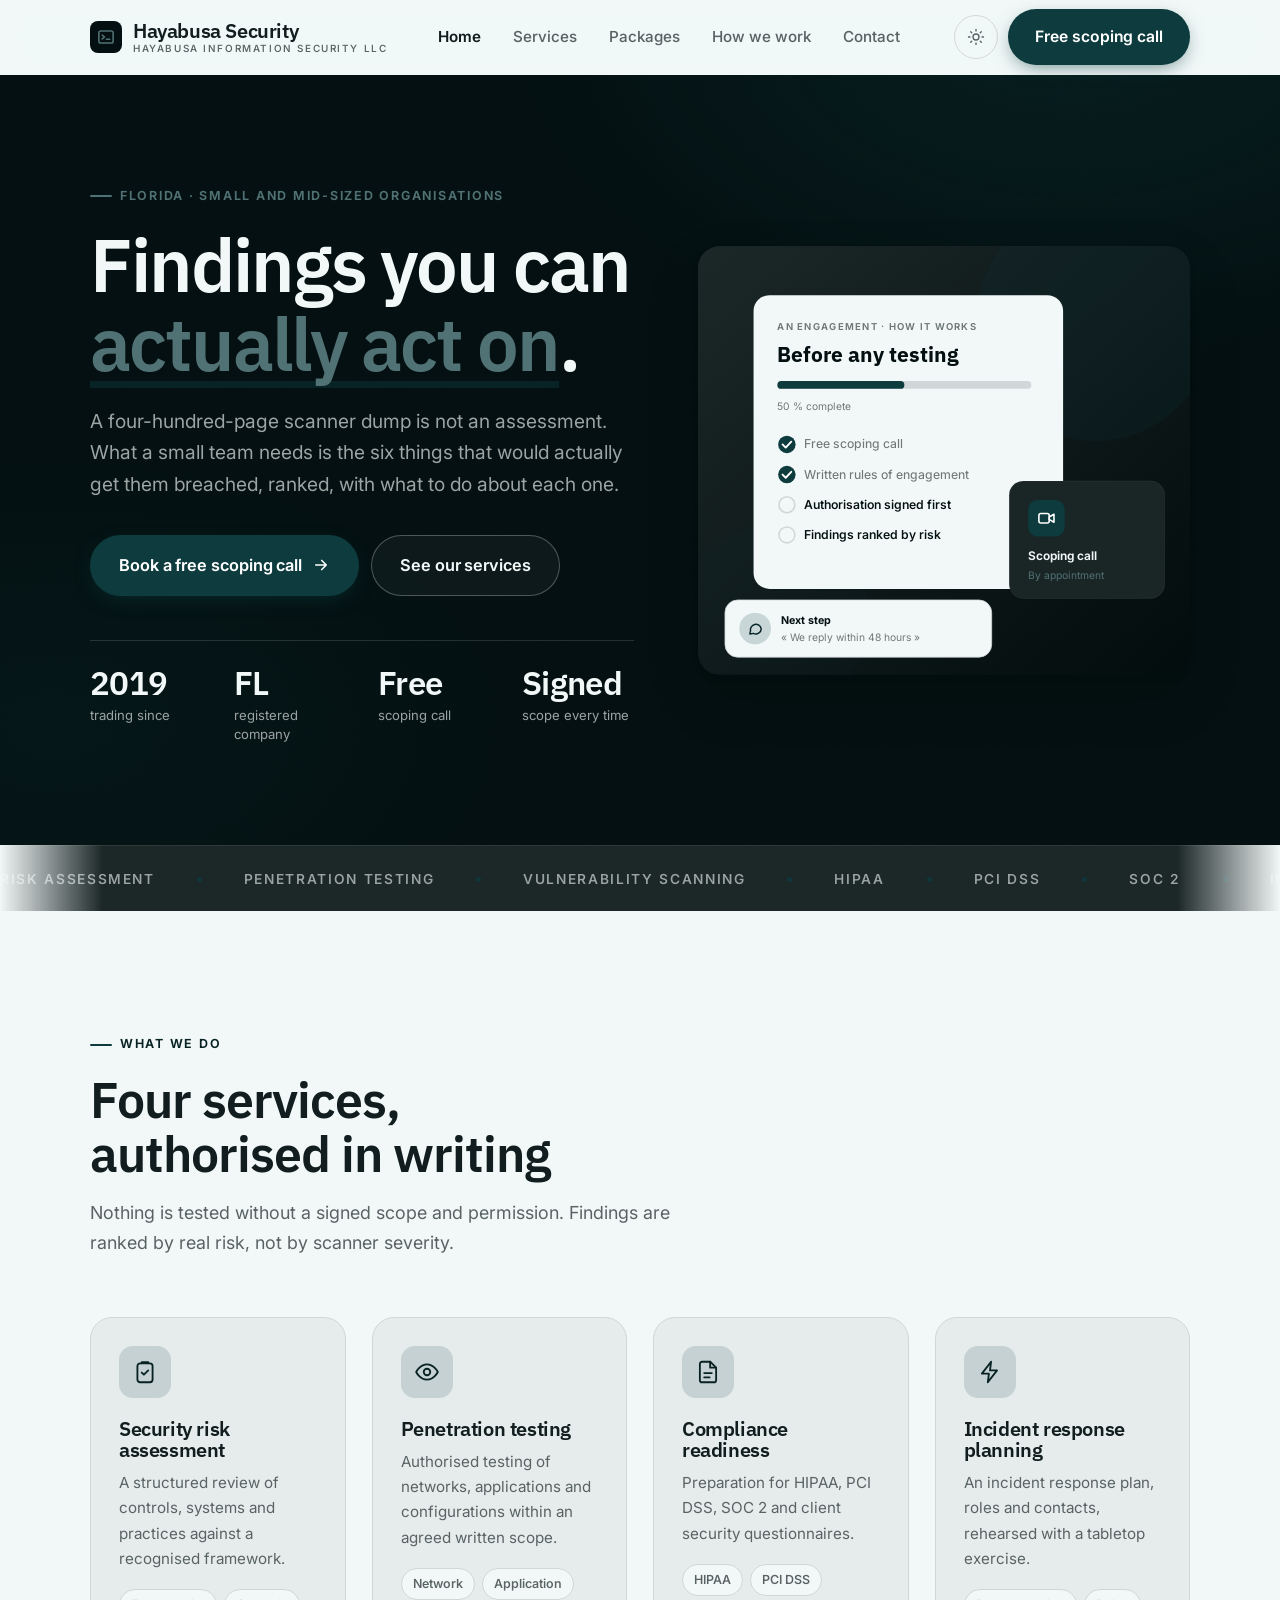
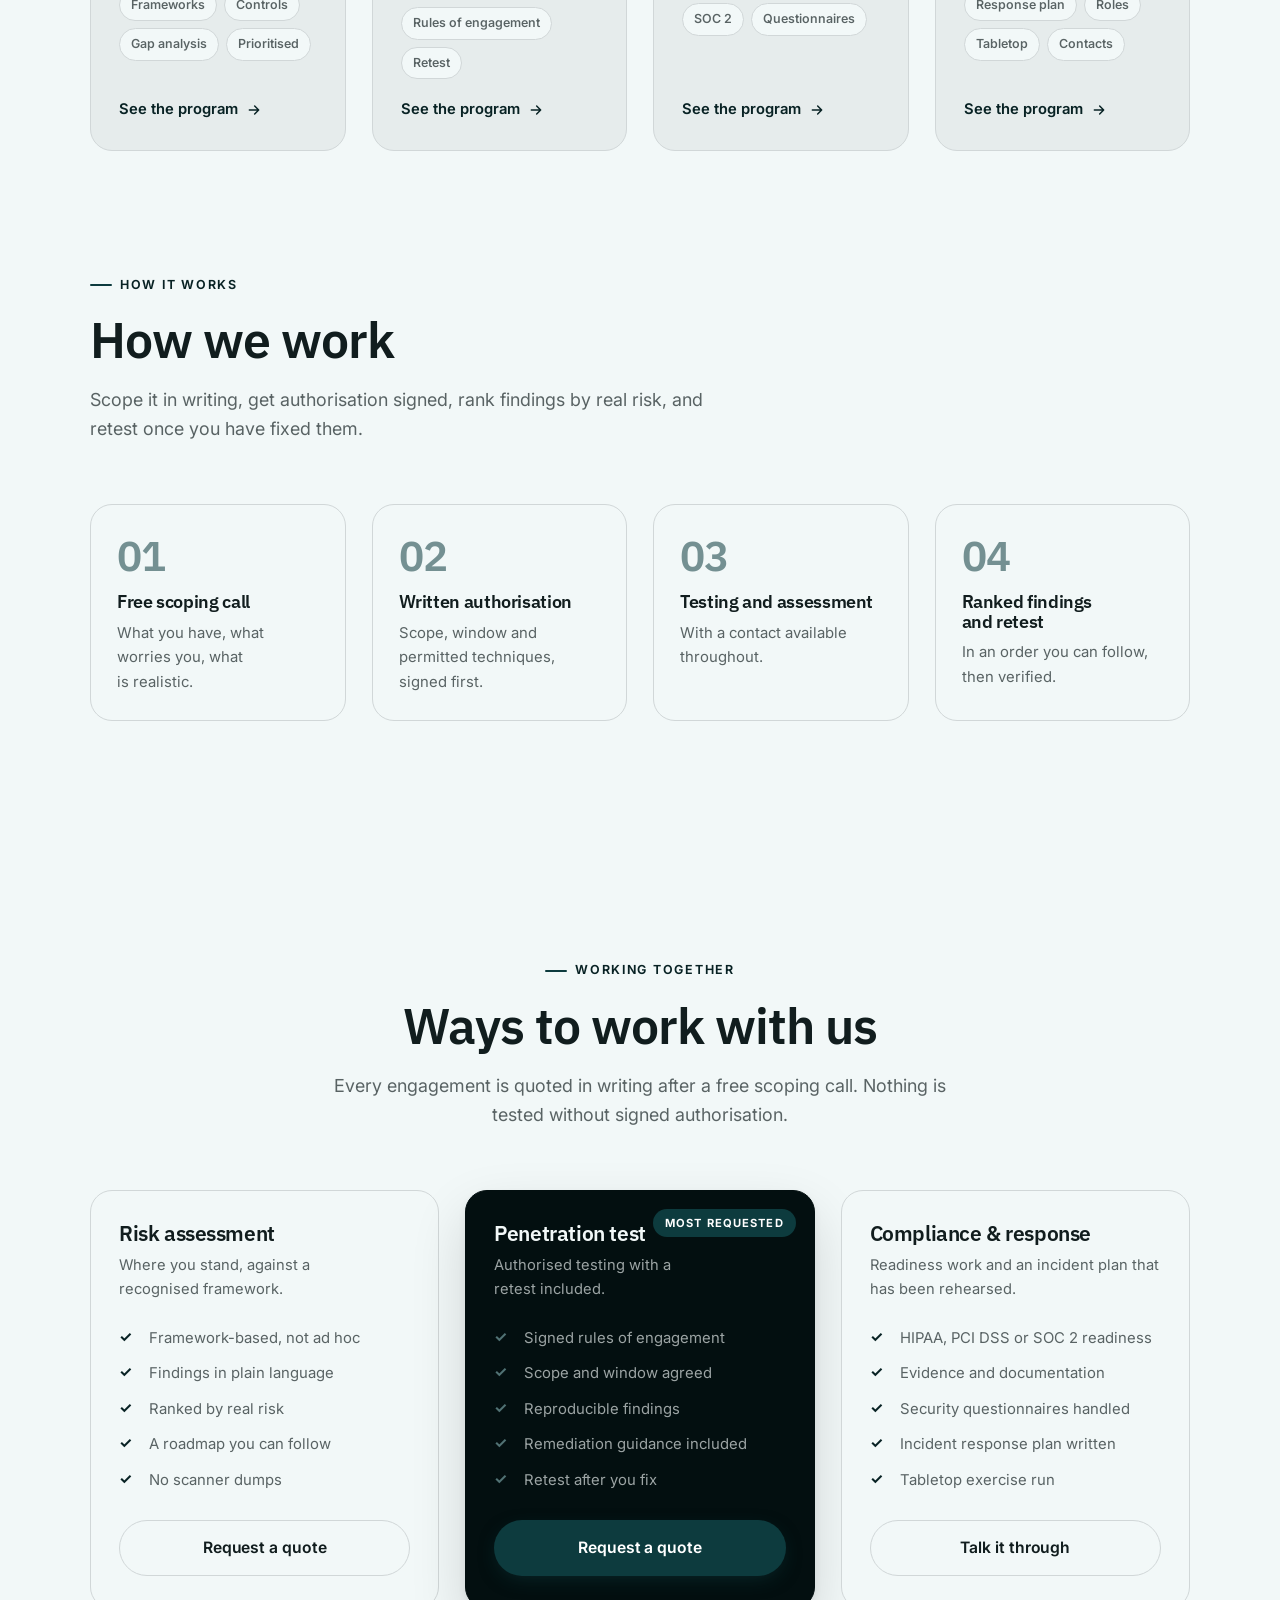
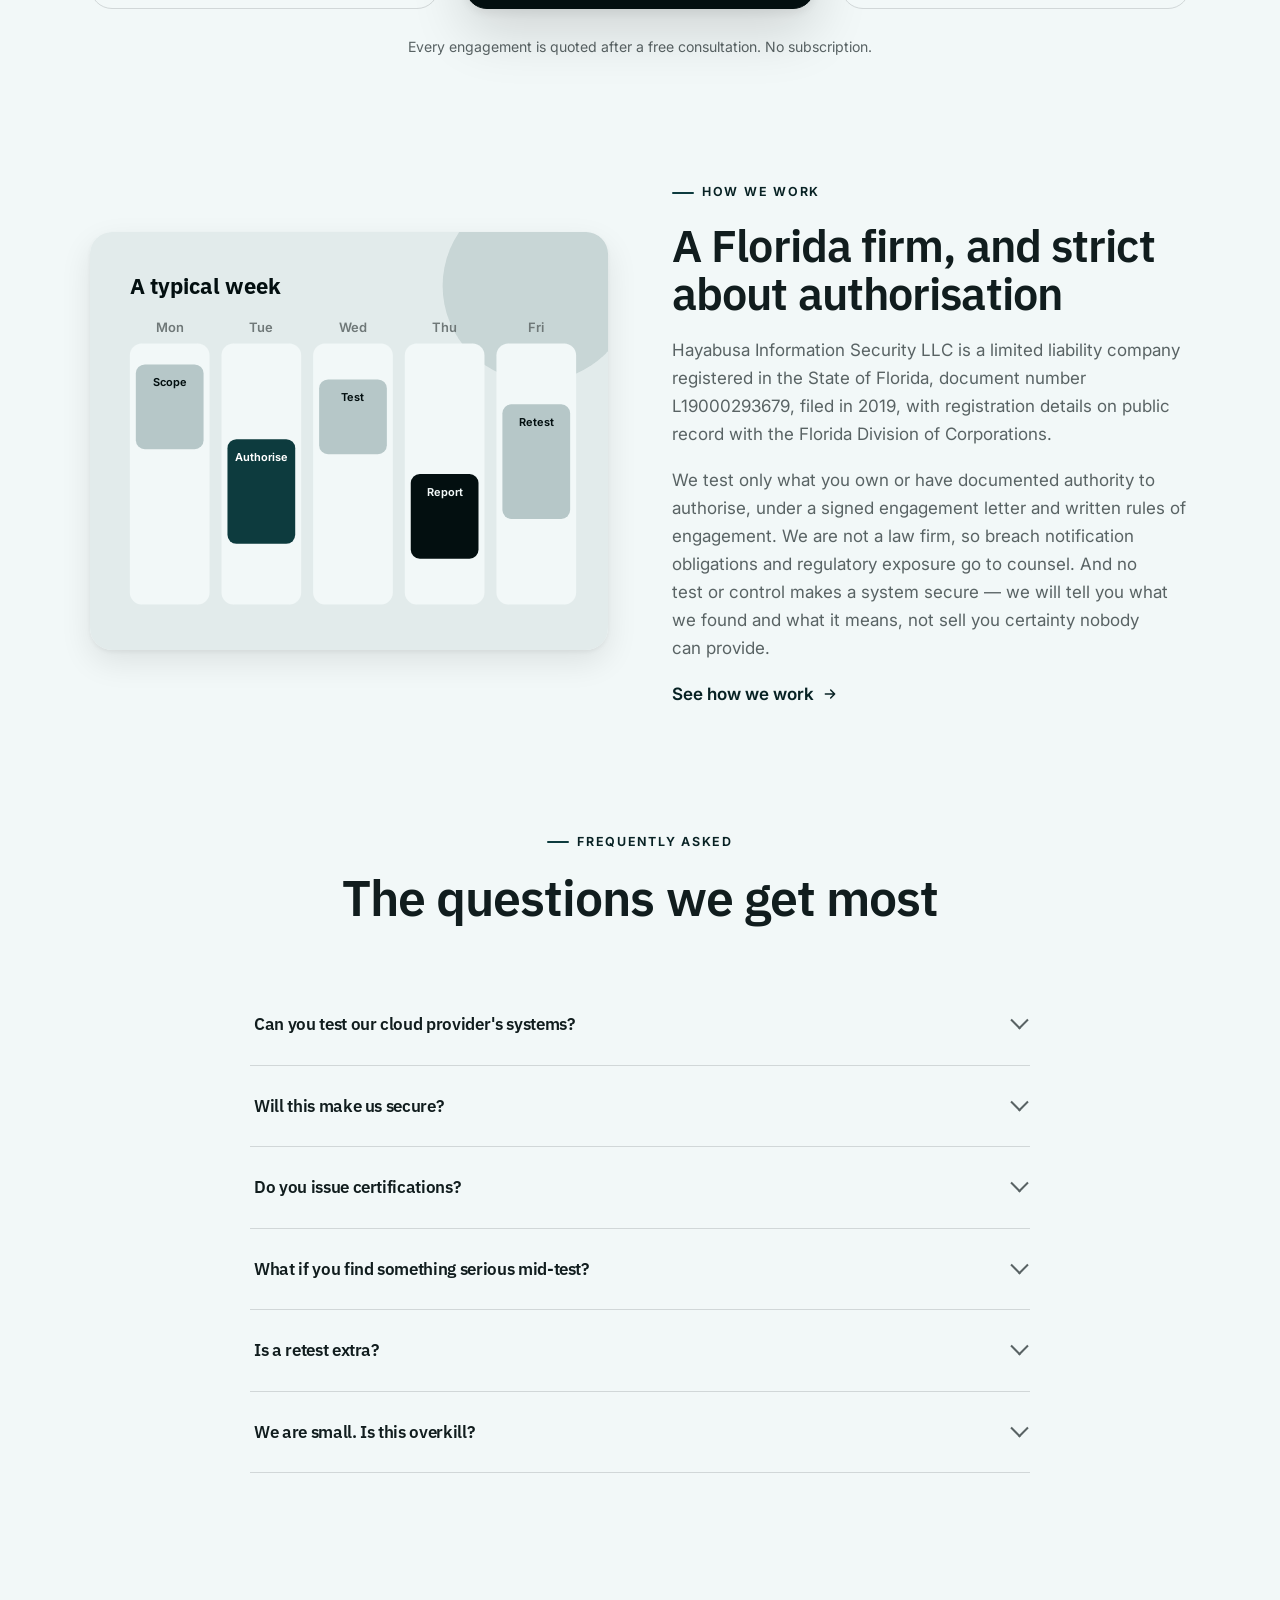
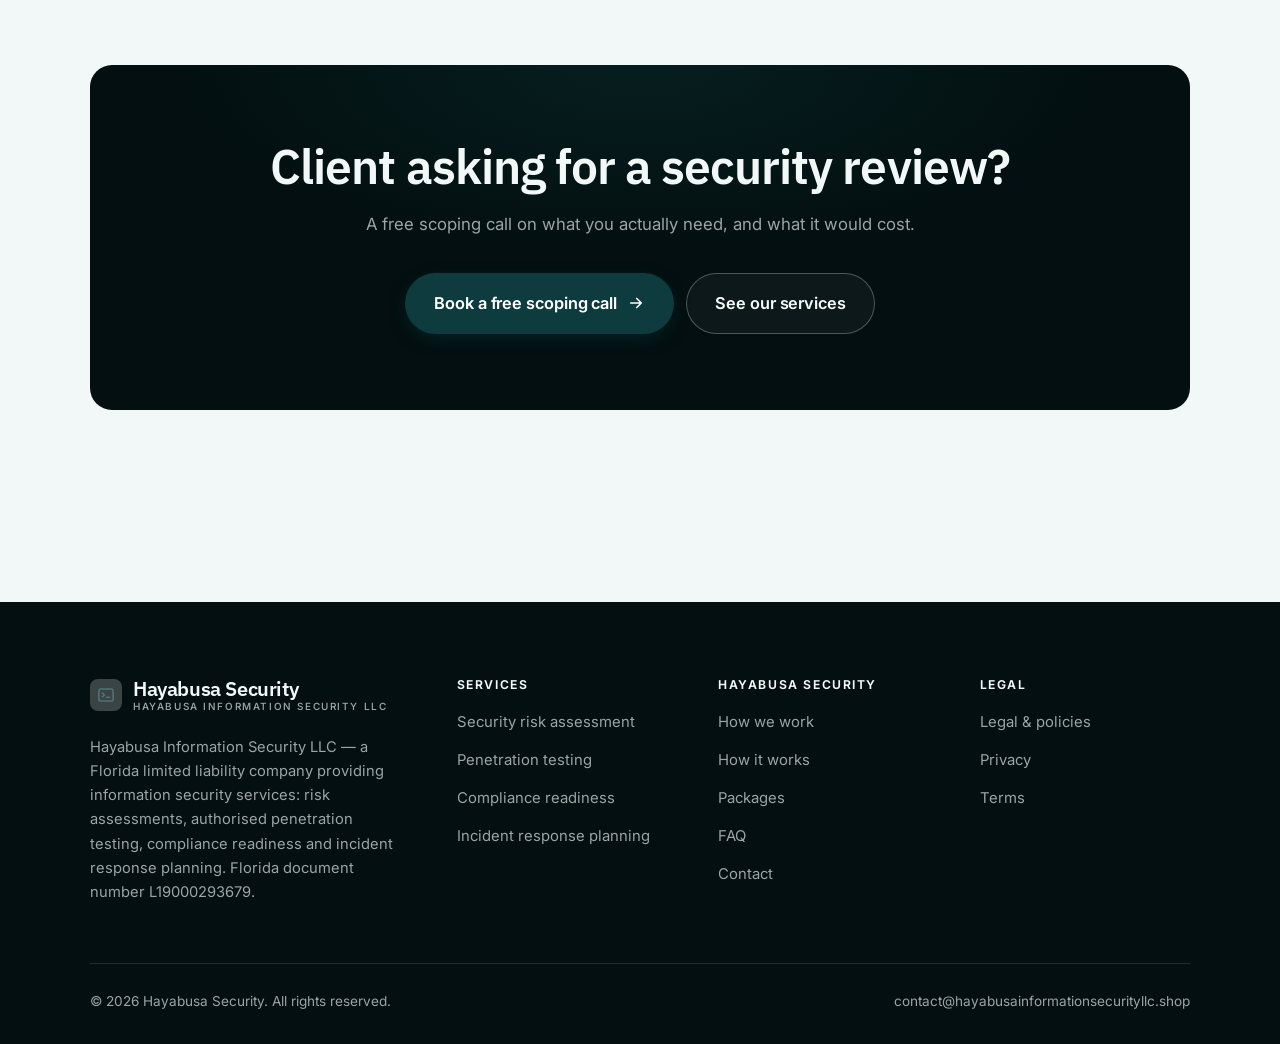
<file: index.html>
<!DOCTYPE html>
<html lang="en" class="no-js">
<head>
<meta charset="utf-8">
<meta name="viewport" content="width=device-width, initial-scale=1">
<title>Hayabusa Information Security LLC — information security services</title>
<meta name="description" content="Hayabusa Information Security LLC, a Florida information security firm: risk assessments, authorised penetration testing, compliance readiness and incident response planning.">
<link rel="canonical" href="https://hayabusainformationsecurityllc.shop/">

<meta property="og:type" content="website">
<meta property="og:url" content="https://hayabusainformationsecurityllc.shop/">
<meta property="og:site_name" content="Hayabusa Security">
<meta property="og:locale" content="en_US">
<meta property="og:title" content="Hayabusa Information Security LLC — information security services">
<meta property="og:description" content="Hayabusa Information Security LLC, a Florida information security firm: risk assessments, authorised penetration testing, compliance readiness and incident response planning.">
<meta name="theme-color" content="#030f10">

<link rel="icon" href="assets/img/favicon.svg" type="image/svg+xml">
<link rel="preconnect" href="https://fonts.googleapis.com">
<link rel="preconnect" href="https://fonts.gstatic.com" crossorigin>
<link rel="stylesheet" href="https://fonts.googleapis.com/css2?family=IBM+Plex+Sans:wght@400;500;600;700&family=Inter:wght@400..700&display=swap">
<link rel="stylesheet" href="assets/css/style.css">

<!-- Thème appliqué avant le premier rendu (évite le flash) -->
<script>
document.documentElement.classList.remove('no-js');
(function(){try{var t=localStorage.getItem('site-theme');if(t){document.documentElement.setAttribute('data-theme',t);}}catch(e){}})();
</script>
<script type="application/ld+json">
{
  "@context": "https://schema.org",
  "@type": "Organization",
  "name": "Hayabusa Security",
  "url": "https://hayabusainformationsecurityllc.shop/",
  "email": "contact@hayabusainformationsecurityllc.shop",
  "description": "Hayabusa Information Security LLC, a Florida information security firm: risk assessments, authorised penetration testing, compliance readiness and incident response planning.",
  "areaServed": "US",
  "knowsLanguage": "en"
}
</script>
</head>

<body>
<a class="skip-link" href="#main">Skip to main content</a>

<header class="site-header">
  <nav class="wrap nav" aria-label="Main navigation">
    <a class="brand" href="index.html">
      <svg class="brand__mark" viewBox="0 0 64 64" aria-hidden="true">
        <rect class="bm-bg" width="64" height="64" rx="16"/>
        <g class="bm-ic" transform="translate(14 14) scale(1.5)" fill="none" stroke-width="2.1" stroke-linecap="round" stroke-linejoin="round"><rect x="2.5" y="4" width="19" height="16" rx="2.5"/><path d="M7 9.5l3 2.5-3 2.5M12.5 15H17"/></g>
      </svg>
      <span>Hayabusa Security<span class="brand__sub">Hayabusa Information Security LLC</span></span>
    </a>

    <ul class="nav__links" id="nav-links">
      <li><a href="index.html" aria-current="page">Home</a></li>
      <li><a href="programs.html">Services</a></li>
      <li><a href="index.html#pricing">Packages</a></li>
      <li><a href="about.html">How we work</a></li>
      <li><a href="contact.html">Contact</a></li>
      <li><a class="btn btn--primary" href="contact.html">Free scoping call</a></li>
    </ul>

    <div class="nav__cta">
      <button class="theme-toggle" type="button" aria-label="Switch to dark theme">
        <svg class="icon-sun" viewBox="0 0 24 24" fill="none" stroke="currentColor" stroke-width="1.8" stroke-linecap="round" aria-hidden="true"><circle cx="12" cy="12" r="4"/><path d="M12 2v2m0 16v2M2 12h2m16 0h2M4.9 4.9l1.4 1.4m11.4 11.4 1.4 1.4M19.1 4.9l-1.4 1.4M6.3 17.7l-1.4 1.4"/></svg>
        <svg class="icon-moon" viewBox="0 0 24 24" fill="none" stroke="currentColor" stroke-width="1.8" stroke-linecap="round" stroke-linejoin="round" aria-hidden="true"><path d="M21 12.8A9 9 0 1 1 11.2 3a7 7 0 0 0 9.8 9.8z"/></svg>
      </button>
      <a class="btn btn--primary" href="contact.html">Free scoping call</a>
      <button class="nav__toggle" type="button" aria-expanded="false" aria-controls="nav-links" aria-label="Open menu">
        <svg class="icon-open" viewBox="0 0 24 24" fill="none" stroke="currentColor" stroke-width="2" stroke-linecap="round" aria-hidden="true"><path d="M3 6h18M3 12h18M3 18h18"/></svg>
        <svg class="icon-close" viewBox="0 0 24 24" fill="none" stroke="currentColor" stroke-width="2" stroke-linecap="round" aria-hidden="true"><path d="M6 6l12 12M18 6L6 18"/></svg>
      </button>
    </div>
  </nav>
</header>

<main id="main">

<section class="hero">
  <div class="wrap hero__inner">
    <div>
      <span class="eyebrow hero__eyebrow">Florida · Small and mid-sized organisations</span>
      <h1>Findings you can<br> <em>actually act on</em>.</h1>
      <p class="hero__lede">A four-hundred-page scanner dump is not an assessment. What a small team needs is the six things that would actually get them breached, ranked, with what to do about each one.</p>

      <div class="hero__actions">
        <a class="btn btn--primary btn--lg" href="contact.html">Book a free scoping call <svg viewBox="0 0 24 24" fill="none" stroke="currentColor" stroke-width="2.2" stroke-linecap="round" stroke-linejoin="round" aria-hidden="true"><path d="M5 12h14M13 6l6 6-6 6"/></svg></a>
        <a class="btn btn--on-dark btn--lg" href="programs.html">See our services</a>
      </div>

      <ul class="hero__proof">
        <li><span class="stat__num">2019</span><span class="stat__label">trading since</span></li>
        <li><span class="stat__num">FL</span><span class="stat__label">registered company</span></li>
        <li><span class="stat__num">Free</span><span class="stat__label">scoping call</span></li>
        <li><span class="stat__num">Signed</span><span class="stat__label">scope every time</span></li>
      </ul>
    </div>

    <div class="hero__art">
      <svg viewBox="0 0 620 540" role="img" aria-label="How a Hayabusa Security engagement works, from scoping call to ranked findings.">
        <defs>
          <linearGradient id="hbg" x1="0" y1="0" x2="1" y2="1">
            <stop offset="0" stop-color="#1c2728"/><stop offset="1" stop-color="#020c0d"/>
          </linearGradient>
        </defs>
        <rect width="620" height="540" rx="22" fill="url(#hbg)"/>
        <circle cx="500" cy="96" r="150" fill="#0d3b3e" opacity=".16"/>
        <circle cx="96" cy="470" r="120" fill="#0d3b3e" opacity=".08"/>

        <g style="font-family: var(--font-body)">
          <!-- Carte programme -->
          <rect x="70" y="62" width="390" height="370" rx="20" fill="#f2f8f8"/>
          <text x="100" y="106" font-size="12" font-weight="650" letter-spacing="1.6" fill="#6f7878">AN ENGAGEMENT · HOW IT WORKS</text>
          <text x="100" y="146" font-size="27" font-weight="700" fill="#030f10" style="font-family: var(--font-display)">Before any testing</text>
          <rect x="100" y="170" width="320" height="10" rx="5" fill="#d1d7d8"/>
          <rect x="100" y="170" width="160" height="10" rx="5" fill="#0d3b3e"/>
          <text x="100" y="206" font-size="13" fill="#6f7878">50 % complete</text>
          <circle cx="112" cy="250" r="11" fill="#0d3b3e"/><path d="M106.5 250l4 4 7-7.5" fill="none" stroke="#ffffff" stroke-width="2.4" stroke-linecap="round" stroke-linejoin="round"/><text x="134" y="255" font-size="15.5" fill="#6f7878" font-weight="450">Free scoping call</text>
          <circle cx="112" cy="288" r="11" fill="#0d3b3e"/><path d="M106.5 288l4 4 7-7.5" fill="none" stroke="#ffffff" stroke-width="2.4" stroke-linecap="round" stroke-linejoin="round"/><text x="134" y="293" font-size="15.5" fill="#6f7878" font-weight="450">Written rules of engagement</text>
          <circle cx="112" cy="326" r="10" fill="none" stroke="#d1d7d8" stroke-width="2"/><text x="134" y="331" font-size="15.5" fill="#030f10" font-weight="560">Authorisation signed first</text>
          <circle cx="112" cy="364" r="10" fill="none" stroke="#d1d7d8" stroke-width="2"/><text x="134" y="369" font-size="15.5" fill="#030f10" font-weight="560">Findings ranked by risk</text>

          <!-- Carte séance -->
          <rect x="392" y="296" width="196" height="148" rx="18" fill="#1a2526" stroke="#ffffff" stroke-opacity=".08"/>
          <rect x="416" y="320" width="46" height="46" rx="12" fill="#0d3b3e"/>
          <g transform="translate(427 331)" fill="none" stroke="#ffffff" color="#ffffff" stroke-width="2" stroke-linecap="round" stroke-linejoin="round"><rect x="2.5" y="6" width="13" height="12" rx="2.5"/><path d="M15.5 10.5 21.5 7v10l-6-3.5z"/></g>
          <text x="416" y="396" font-size="15" font-weight="650" fill="#f2f8f8">Scoping call</text>
          <text x="416" y="420" font-size="13" fill="#517274">By appointment</text>

          <!-- Retour du coach -->
          <rect x="34" y="446" width="336" height="72" rx="16" fill="#f2f8f8" stroke="#d1d7d8"/>
          <circle cx="72" cy="482" r="20" fill="#c9d6d7"/>
          <g transform="translate(62 472) scale(.84)" fill="none" stroke="#082628" stroke-width="2.2" stroke-linecap="round" stroke-linejoin="round"><path d="M21 12a8 8 0 0 1-11.6 7.1L4 20l1-4.6A8 8 0 1 1 21 12z"/></g>
          <text x="104" y="476" font-size="13.5" font-weight="700" fill="#030f10">Next step</text>
          <text x="104" y="498" font-size="13" fill="#6f7878">« We reply within 48 hours »</text>
        </g>
      </svg>
    </div>
  </div>
</section>

<div class="marquee" aria-hidden="true">
  <div class="marquee__track"><span>Risk assessment</span><span>Penetration testing</span><span>Vulnerability scanning</span><span>HIPAA</span><span>PCI DSS</span><span>SOC 2</span><span>Incident response</span><span>Tabletop exercises</span><span>Remediation</span><span>Authorised only</span><span>Risk assessment</span><span>Penetration testing</span><span>Vulnerability scanning</span><span>HIPAA</span><span>PCI DSS</span><span>SOC 2</span><span>Incident response</span><span>Tabletop exercises</span><span>Remediation</span><span>Authorised only</span></div>
</div>

<section class="section wrap" id="programs">
  <div class="section-head reveal">
    <span class="eyebrow">What we do</span>
    <h2>Four services, authorised in writing</h2>
    <p>Nothing is tested without a signed scope and permission. Findings are ranked by real risk, not by scanner severity.</p>
  </div>
  <div class="grid grid--4 reveal-group">
    <a class="card" href="programs.html#assessment">
      <div class="card__icon"><svg viewBox="0 0 24 24" fill="none" stroke="currentColor" stroke-width="1.7" stroke-linecap="round" stroke-linejoin="round" aria-hidden="true"><rect x="5" y="4" width="14" height="17.5" rx="2.5"/><path d="M9 4V3h6v1M9 12.5l2 2 4-4"/></svg></div>
      <h3>Security risk assessment</h3>
      <p>A structured review of controls, systems and practices against a recognised framework.</p>
      <ul class="tags"><li>Frameworks</li><li>Controls</li><li>Gap analysis</li><li>Prioritised</li></ul>
      <span class="arrow-link">See the program <svg viewBox="0 0 24 24" fill="none" stroke="currentColor" stroke-width="2.2" stroke-linecap="round" stroke-linejoin="round" aria-hidden="true"><path d="M5 12h14M13 6l6 6-6 6"/></svg></span>
    </a>
    <a class="card" href="programs.html#pentest">
      <div class="card__icon"><svg viewBox="0 0 24 24" fill="none" stroke="currentColor" stroke-width="1.7" stroke-linecap="round" stroke-linejoin="round" aria-hidden="true"><path d="M2 12s3.6-7 10-7 10 7 10 7-3.6 7-10 7S2 12 2 12z"/><circle cx="12" cy="12" r="3"/></svg></div>
      <h3>Penetration testing</h3>
      <p>Authorised testing of networks, applications and configurations within an agreed written scope.</p>
      <ul class="tags"><li>Network</li><li>Application</li><li>Rules of engagement</li><li>Retest</li></ul>
      <span class="arrow-link">See the program <svg viewBox="0 0 24 24" fill="none" stroke="currentColor" stroke-width="2.2" stroke-linecap="round" stroke-linejoin="round" aria-hidden="true"><path d="M5 12h14M13 6l6 6-6 6"/></svg></span>
    </a>
    <a class="card" href="programs.html#compliance">
      <div class="card__icon"><svg viewBox="0 0 24 24" fill="none" stroke="currentColor" stroke-width="1.7" stroke-linecap="round" stroke-linejoin="round" aria-hidden="true"><path d="M14 2.5H6.5A2 2 0 0 0 4.5 4.5v15a2 2 0 0 0 2 2h11a2 2 0 0 0 2-2V8z"/><path d="M14 2.5V8h5.5M8.5 13h7M8.5 17h5"/></svg></div>
      <h3>Compliance readiness</h3>
      <p>Preparation for HIPAA, PCI DSS, SOC 2 and client security questionnaires.</p>
      <ul class="tags"><li>HIPAA</li><li>PCI DSS</li><li>SOC 2</li><li>Questionnaires</li></ul>
      <span class="arrow-link">See the program <svg viewBox="0 0 24 24" fill="none" stroke="currentColor" stroke-width="2.2" stroke-linecap="round" stroke-linejoin="round" aria-hidden="true"><path d="M5 12h14M13 6l6 6-6 6"/></svg></span>
    </a>
    <a class="card" href="programs.html#incident">
      <div class="card__icon"><svg viewBox="0 0 24 24" fill="none" stroke="currentColor" stroke-width="1.7" stroke-linecap="round" stroke-linejoin="round" aria-hidden="true"><path d="M13 2.5 4.5 13.5H11l-1 8 8.5-11H12z"/></svg></div>
      <h3>Incident response planning</h3>
      <p>An incident response plan, roles and contacts, rehearsed with a tabletop exercise.</p>
      <ul class="tags"><li>Response plan</li><li>Roles</li><li>Tabletop</li><li>Contacts</li></ul>
      <span class="arrow-link">See the program <svg viewBox="0 0 24 24" fill="none" stroke="currentColor" stroke-width="2.2" stroke-linecap="round" stroke-linejoin="round" aria-hidden="true"><path d="M5 12h14M13 6l6 6-6 6"/></svg></span>
    </a>
  </div>
</section>

<section class="section section--flush wrap" id="how-it-works">
  <div class="section-head reveal">
    <span class="eyebrow">How it works</span>
    <h2>How we work</h2>
    <p>Scope it in writing, get authorisation signed, rank findings by real risk, and retest once you have fixed them.</p>
  </div>
  <div class="grid grid--4 steps reveal-group">
    <article class="step">
      <h3>Free scoping call</h3>
      <p>What you have, what worries you, what is realistic.</p>
    </article>
    <article class="step">
      <h3>Written authorisation</h3>
      <p>Scope, window and permitted techniques, signed first.</p>
    </article>
    <article class="step">
      <h3>Testing and assessment</h3>
      <p>With a contact available throughout.</p>
    </article>
    <article class="step">
      <h3>Ranked findings and retest</h3>
      <p>In an order you can follow, then verified.</p>
    </article>
  </div>
</section>

<section class="section wrap" id="pricing">
  <div class="section-head section-head--center reveal">
    <span class="eyebrow">Working together</span>
    <h2>Ways to work with us</h2>
    <p>Every engagement is quoted in writing after a free scoping call. Nothing is tested without signed authorisation.</p>
  </div>
  <div class="grid grid--3 plans reveal-group">
    <article class="plan">
      
      <h3>Risk assessment</h3>
      <p class="plan__desc">Where you stand, against a recognised framework.</p>
      
      <ul class="plan__features">
        <li>Framework-based, not ad hoc</li>
        <li>Findings in plain language</li>
        <li>Ranked by real risk</li>
        <li>A roadmap you can follow</li>
        <li>No scanner dumps</li>
      </ul>
      <a class="btn btn--ghost btn--block" href="contact.html">Request a quote</a>
    </article>
    <article class="plan plan--featured">
      <span class="plan__tag">Most requested</span>
      <h3>Penetration test</h3>
      <p class="plan__desc">Authorised testing with a retest included.</p>
      
      <ul class="plan__features">
        <li>Signed rules of engagement</li>
        <li>Scope and window agreed</li>
        <li>Reproducible findings</li>
        <li>Remediation guidance included</li>
        <li>Retest after you fix</li>
      </ul>
      <a class="btn btn--primary btn--block" href="contact.html">Request a quote</a>
    </article>
    <article class="plan">
      
      <h3>Compliance &amp; response</h3>
      <p class="plan__desc">Readiness work and an incident plan that has been rehearsed.</p>
      
      <ul class="plan__features">
        <li>HIPAA, PCI DSS or SOC 2 readiness</li>
        <li>Evidence and documentation</li>
        <li>Security questionnaires handled</li>
        <li>Incident response plan written</li>
        <li>Tabletop exercise run</li>
      </ul>
      <a class="btn btn--ghost btn--block" href="contact.html">Talk it through</a>
    </article>
  </div>
  <p class="plans-note">Every engagement is quoted after a free consultation. No subscription.</p>
</section>

<section class="section section--flush wrap">
  <div class="split reveal">
    <div class="split__art">
      <svg viewBox="0 0 520 420" role="img" aria-label="Example of a typical week: Scope, Authorise, Test, Report, Retest.">
        <rect width="520" height="420" rx="20" fill="#e2ebeb"/>
        <circle cx="450" cy="54" r="96" fill="#0d3b3e" opacity=".12"/>
        <g style="font-family: var(--font-body)">
        <text x="40" y="62" font-size="22" font-weight="700" fill="#030f10" style="font-family: var(--font-display)">A typical week</text>
        <text x="80" y="100" text-anchor="middle" font-size="13" font-weight="600" fill="#6f7878">Mon</text>
        <rect x="40" y="112" width="80" height="262" rx="12" fill="#f2f8f8"/>
        <rect x="46" y="133" width="68" height="85" rx="9" fill="#b6c7c8"/>
        <text x="80" y="155" text-anchor="middle" font-size="11" font-weight="650" fill="#030f10">Scope</text>
        <text x="172" y="100" text-anchor="middle" font-size="13" font-weight="600" fill="#6f7878">Tue</text>
        <rect x="132" y="112" width="80" height="262" rx="12" fill="#f2f8f8"/>
        <rect x="138" y="208" width="68" height="105" rx="9" fill="#0d3b3e"/>
        <text x="172" y="230" text-anchor="middle" font-size="11" font-weight="650" fill="#ffffff">Authorise</text>
        <text x="264" y="100" text-anchor="middle" font-size="13" font-weight="600" fill="#6f7878">Wed</text>
        <rect x="224" y="112" width="80" height="262" rx="12" fill="#f2f8f8"/>
        <rect x="230" y="148" width="68" height="75" rx="9" fill="#b6c7c8"/>
        <text x="264" y="170" text-anchor="middle" font-size="11" font-weight="650" fill="#030f10">Test</text>
        <text x="356" y="100" text-anchor="middle" font-size="13" font-weight="600" fill="#6f7878">Thu</text>
        <rect x="316" y="112" width="80" height="262" rx="12" fill="#f2f8f8"/>
        <rect x="322" y="243" width="68" height="85" rx="9" fill="#030f10"/>
        <text x="356" y="265" text-anchor="middle" font-size="11" font-weight="650" fill="#f2f8f8">Report</text>
        <text x="448" y="100" text-anchor="middle" font-size="13" font-weight="600" fill="#6f7878">Fri</text>
        <rect x="408" y="112" width="80" height="262" rx="12" fill="#f2f8f8"/>
        <rect x="414" y="173" width="68" height="115" rx="9" fill="#b6c7c8"/>
        <text x="448" y="195" text-anchor="middle" font-size="11" font-weight="650" fill="#030f10">Retest</text>
        </g>
      </svg>
    </div>
    <div>
      <span class="eyebrow">How we work</span>
      <h2>A Florida firm, and strict about authorisation</h2>
      <p>Hayabusa Information Security LLC is a limited liability company registered in the State of Florida, document number L19000293679, filed in 2019, with registration details on public record with the Florida Division of Corporations.</p>
      <p>We test only what you own or have documented authority to authorise, under a signed engagement letter and written rules of engagement. We are not a law firm, so breach notification obligations and regulatory exposure go to counsel. And no test or control makes a system secure — we will tell you what we found and what it means, not sell you certainty nobody can provide.</p>
      <p><a class="arrow-link" href="about.html">See how we work <svg viewBox="0 0 24 24" fill="none" stroke="currentColor" stroke-width="2.2" stroke-linecap="round" stroke-linejoin="round" aria-hidden="true"><path d="M5 12h14M13 6l6 6-6 6"/></svg></a></p>
    </div>
  </div>
</section>

<section class="section section--flush wrap" id="faq">
  <div class="section-head section-head--center reveal">
    <span class="eyebrow">Frequently asked</span>
    <h2>The questions we get most</h2>
  </div>
  <div class="faq reveal">
    <details>
      <summary>Can you test our cloud provider's systems?</summary>
      <p>Only within what that provider permits, and we will check their rules first. Testing infrastructure you do not own without the owner's authorisation is not something we do.</p>
    </details>
    <details>
      <summary>Will this make us secure?</summary>
      <p>No engagement can promise that, and we would not trust anyone who said otherwise. What we can do is find what is exposed, rank it honestly, and verify the fixes.</p>
    </details>
    <details>
      <summary>Do you issue certifications?</summary>
      <p>No. We prepare you for an audit; an independent auditor issues the certification. Being clear about that separation is part of doing this properly.</p>
    </details>
    <details>
      <summary>What if you find something serious mid-test?</summary>
      <p>We stop and contact you immediately — that is written into the rules of engagement rather than left to judgement.</p>
    </details>
    <details>
      <summary>Is a retest extra?</summary>
      <p>No. A test without a retest tells you what was wrong, not whether it is fixed, so it is included.</p>
    </details>
    <details>
      <summary>We are small. Is this overkill?</summary>
      <p>Smaller organisations get breached constantly, usually through basic exposures. We will tell you on the call if we think you need less than you are asking for.</p>
    </details>
  </div>
</section>

<section class="wrap section--tight">
  <div class="cta-band reveal">
    <h2>Client asking for a security review?</h2>
    <p>A free scoping call on what you actually need, and what it would cost.</p>
    <div class="hero__actions">
      <a class="btn btn--primary btn--lg" href="contact.html">Book a free scoping call <svg viewBox="0 0 24 24" fill="none" stroke="currentColor" stroke-width="2.2" stroke-linecap="round" stroke-linejoin="round" aria-hidden="true"><path d="M5 12h14M13 6l6 6-6 6"/></svg></a>
      <a class="btn btn--on-dark btn--lg" href="programs.html">See our services</a>
    </div>
  </div>
</section>

</main>

<footer class="site-footer">
  <div class="wrap">
    <div class="footer__grid">
      <div class="footer__brand">
        <a class="brand" href="index.html">
          <svg class="brand__mark" viewBox="0 0 64 64" aria-hidden="true">
        <rect class="bm-bg" width="64" height="64" rx="16"/>
        <g class="bm-ic" transform="translate(14 14) scale(1.5)" fill="none" stroke-width="2.1" stroke-linecap="round" stroke-linejoin="round"><rect x="2.5" y="4" width="19" height="16" rx="2.5"/><path d="M7 9.5l3 2.5-3 2.5M12.5 15H17"/></g>
      </svg>
          <span>Hayabusa Security<span class="brand__sub">Hayabusa Information Security LLC</span></span>
        </a>
        <p>Hayabusa Information Security LLC — a Florida limited liability company providing information security services: risk assessments, authorised penetration testing, compliance readiness and incident response planning. Florida document number L19000293679.</p>
      </div>

      <div class="footer__col">
        <h4>Services</h4>
        <ul>
          <li><a href="programs.html#assessment">Security risk assessment</a></li>
          <li><a href="programs.html#pentest">Penetration testing</a></li>
          <li><a href="programs.html#compliance">Compliance readiness</a></li>
          <li><a href="programs.html#incident">Incident response planning</a></li>
        </ul>
      </div>

      <div class="footer__col">
        <h4>Hayabusa Security</h4>
        <ul>
          <li><a href="about.html">How we work</a></li>
          <li><a href="index.html#how-it-works">How it works</a></li>
          <li><a href="index.html#pricing">Packages</a></li>
          <li><a href="index.html#faq">FAQ</a></li>
          <li><a href="contact.html">Contact</a></li>
        </ul>
      </div>

      <div class="footer__col">
        <h4>Legal</h4>
        <ul>
          <li><a href="legal.html">Legal &amp; policies</a></li>
          <li><a href="legal.html#privacy">Privacy</a></li>
          <li><a href="legal.html#terms">Terms</a></li>
        </ul>
      </div>
    </div>

    <div class="footer__bottom">
      <p>© <span data-year>2026</span> Hayabusa Security. All rights reserved.</p>
      <p><a href="mailto:contact@hayabusainformationsecurityllc.shop">contact@hayabusainformationsecurityllc.shop</a></p>
    </div>
  </div>
</footer>

<script src="assets/js/main.js" defer></script>
</body>
</html>
</file>
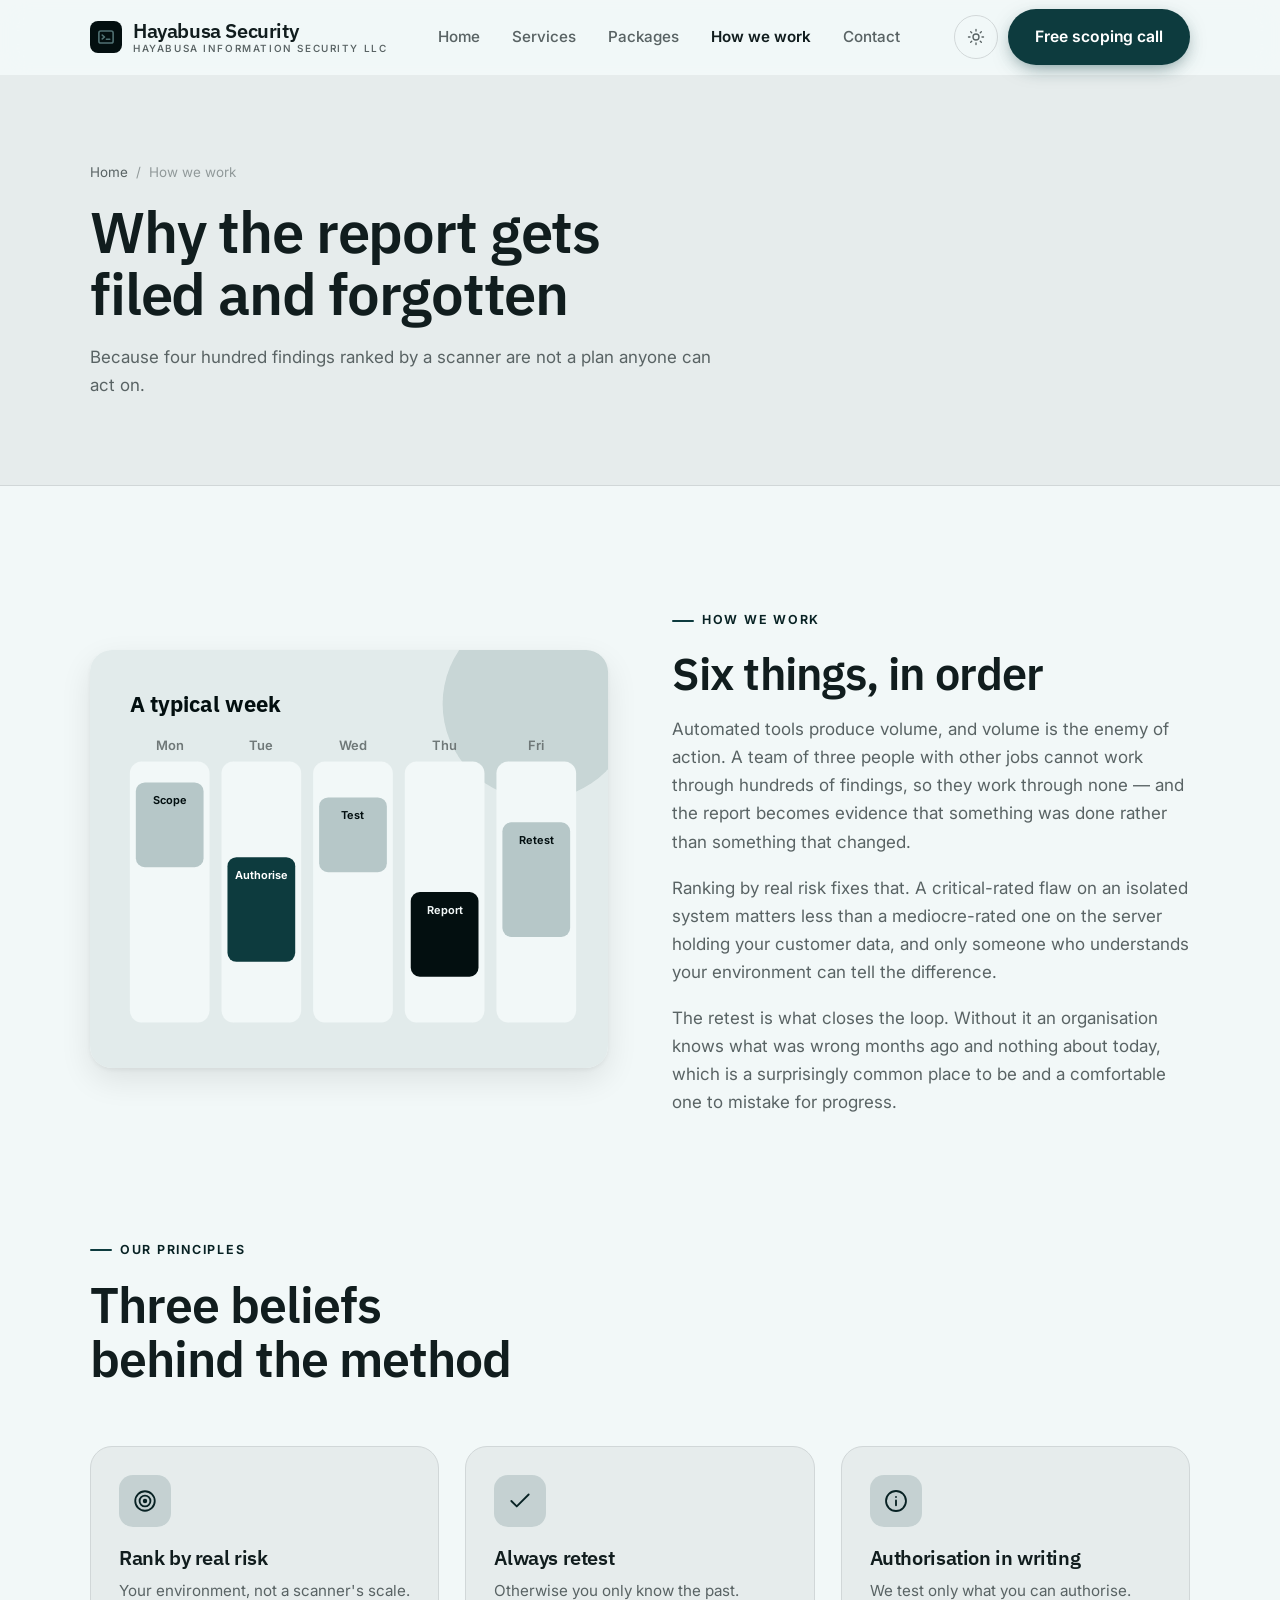
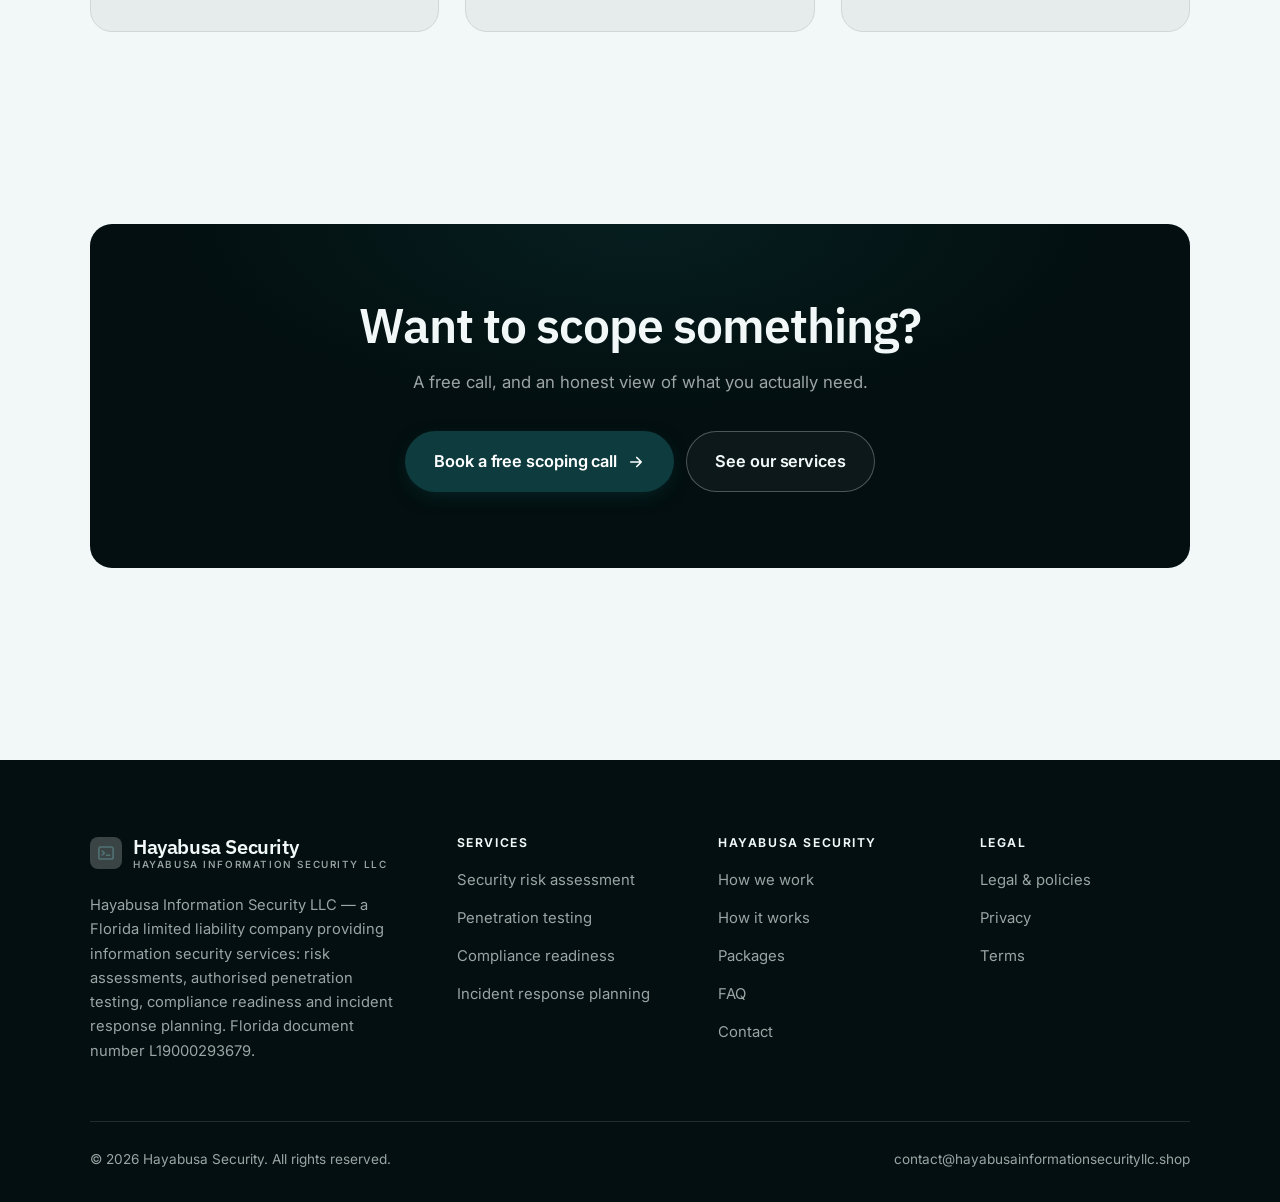
<file: about.html>
<!DOCTYPE html>
<html lang="en" class="no-js">
<head>
<meta charset="utf-8">
<meta name="viewport" content="width=device-width, initial-scale=1">
<title>How we work — Hayabusa Security</title>
<meta name="description" content="About Hayabusa Information Security LLC, a Florida information security firm, document number L19000293679.">
<link rel="canonical" href="https://hayabusainformationsecurityllc.shop/about.html">

<meta property="og:type" content="website">
<meta property="og:url" content="https://hayabusainformationsecurityllc.shop/about.html">
<meta property="og:site_name" content="Hayabusa Security">
<meta property="og:locale" content="en_US">
<meta property="og:title" content="How we work — Hayabusa Security">
<meta property="og:description" content="About Hayabusa Information Security LLC, a Florida information security firm, document number L19000293679.">
<meta name="theme-color" content="#030f10">

<link rel="icon" href="assets/img/favicon.svg" type="image/svg+xml">
<link rel="preconnect" href="https://fonts.googleapis.com">
<link rel="preconnect" href="https://fonts.gstatic.com" crossorigin>
<link rel="stylesheet" href="https://fonts.googleapis.com/css2?family=IBM+Plex+Sans:wght@400;500;600;700&family=Inter:wght@400..700&display=swap">
<link rel="stylesheet" href="assets/css/style.css">

<!-- Thème appliqué avant le premier rendu (évite le flash) -->
<script>
document.documentElement.classList.remove('no-js');
(function(){try{var t=localStorage.getItem('site-theme');if(t){document.documentElement.setAttribute('data-theme',t);}}catch(e){}})();
</script>
</head>

<body>
<a class="skip-link" href="#main">Skip to main content</a>

<header class="site-header">
  <nav class="wrap nav" aria-label="Main navigation">
    <a class="brand" href="index.html">
      <svg class="brand__mark" viewBox="0 0 64 64" aria-hidden="true">
        <rect class="bm-bg" width="64" height="64" rx="16"/>
        <g class="bm-ic" transform="translate(14 14) scale(1.5)" fill="none" stroke-width="2.1" stroke-linecap="round" stroke-linejoin="round"><rect x="2.5" y="4" width="19" height="16" rx="2.5"/><path d="M7 9.5l3 2.5-3 2.5M12.5 15H17"/></g>
      </svg>
      <span>Hayabusa Security<span class="brand__sub">Hayabusa Information Security LLC</span></span>
    </a>

    <ul class="nav__links" id="nav-links">
      <li><a href="index.html">Home</a></li>
      <li><a href="programs.html">Services</a></li>
      <li><a href="index.html#pricing">Packages</a></li>
      <li><a href="about.html" aria-current="page">How we work</a></li>
      <li><a href="contact.html">Contact</a></li>
      <li><a class="btn btn--primary" href="contact.html">Free scoping call</a></li>
    </ul>

    <div class="nav__cta">
      <button class="theme-toggle" type="button" aria-label="Switch to dark theme">
        <svg class="icon-sun" viewBox="0 0 24 24" fill="none" stroke="currentColor" stroke-width="1.8" stroke-linecap="round" aria-hidden="true"><circle cx="12" cy="12" r="4"/><path d="M12 2v2m0 16v2M2 12h2m16 0h2M4.9 4.9l1.4 1.4m11.4 11.4 1.4 1.4M19.1 4.9l-1.4 1.4M6.3 17.7l-1.4 1.4"/></svg>
        <svg class="icon-moon" viewBox="0 0 24 24" fill="none" stroke="currentColor" stroke-width="1.8" stroke-linecap="round" stroke-linejoin="round" aria-hidden="true"><path d="M21 12.8A9 9 0 1 1 11.2 3a7 7 0 0 0 9.8 9.8z"/></svg>
      </button>
      <a class="btn btn--primary" href="contact.html">Free scoping call</a>
      <button class="nav__toggle" type="button" aria-expanded="false" aria-controls="nav-links" aria-label="Open menu">
        <svg class="icon-open" viewBox="0 0 24 24" fill="none" stroke="currentColor" stroke-width="2" stroke-linecap="round" aria-hidden="true"><path d="M3 6h18M3 12h18M3 18h18"/></svg>
        <svg class="icon-close" viewBox="0 0 24 24" fill="none" stroke="currentColor" stroke-width="2" stroke-linecap="round" aria-hidden="true"><path d="M6 6l12 12M18 6L6 18"/></svg>
      </button>
    </div>
  </nav>
</header>

<main id="main">

<section class="page-head">
  <div class="wrap">
    <nav class="breadcrumb" aria-label="Breadcrumb">
      <a href="index.html">Home</a><span>/</span><span aria-current="page">How we work</span>
    </nav>
    <h1>Why the report gets filed and forgotten</h1>
    <p>Because four hundred findings ranked by a scanner are not a plan anyone can act on.</p>
  </div>
</section>

<section class="section wrap">
  <div class="split reveal">
    <div class="split__art">
      <svg viewBox="0 0 520 420" role="img" aria-label="Example of a typical week: Scope, Authorise, Test, Report, Retest.">
        <rect width="520" height="420" rx="20" fill="#e2ebeb"/>
        <circle cx="450" cy="54" r="96" fill="#0d3b3e" opacity=".12"/>
        <g style="font-family: var(--font-body)">
        <text x="40" y="62" font-size="22" font-weight="700" fill="#030f10" style="font-family: var(--font-display)">A typical week</text>
        <text x="80" y="100" text-anchor="middle" font-size="13" font-weight="600" fill="#6f7878">Mon</text>
        <rect x="40" y="112" width="80" height="262" rx="12" fill="#f2f8f8"/>
        <rect x="46" y="133" width="68" height="85" rx="9" fill="#b6c7c8"/>
        <text x="80" y="155" text-anchor="middle" font-size="11" font-weight="650" fill="#030f10">Scope</text>
        <text x="172" y="100" text-anchor="middle" font-size="13" font-weight="600" fill="#6f7878">Tue</text>
        <rect x="132" y="112" width="80" height="262" rx="12" fill="#f2f8f8"/>
        <rect x="138" y="208" width="68" height="105" rx="9" fill="#0d3b3e"/>
        <text x="172" y="230" text-anchor="middle" font-size="11" font-weight="650" fill="#ffffff">Authorise</text>
        <text x="264" y="100" text-anchor="middle" font-size="13" font-weight="600" fill="#6f7878">Wed</text>
        <rect x="224" y="112" width="80" height="262" rx="12" fill="#f2f8f8"/>
        <rect x="230" y="148" width="68" height="75" rx="9" fill="#b6c7c8"/>
        <text x="264" y="170" text-anchor="middle" font-size="11" font-weight="650" fill="#030f10">Test</text>
        <text x="356" y="100" text-anchor="middle" font-size="13" font-weight="600" fill="#6f7878">Thu</text>
        <rect x="316" y="112" width="80" height="262" rx="12" fill="#f2f8f8"/>
        <rect x="322" y="243" width="68" height="85" rx="9" fill="#030f10"/>
        <text x="356" y="265" text-anchor="middle" font-size="11" font-weight="650" fill="#f2f8f8">Report</text>
        <text x="448" y="100" text-anchor="middle" font-size="13" font-weight="600" fill="#6f7878">Fri</text>
        <rect x="408" y="112" width="80" height="262" rx="12" fill="#f2f8f8"/>
        <rect x="414" y="173" width="68" height="115" rx="9" fill="#b6c7c8"/>
        <text x="448" y="195" text-anchor="middle" font-size="11" font-weight="650" fill="#030f10">Retest</text>
        </g>
      </svg>
    </div>
    <div>
      <span class="eyebrow">How we work</span>
      <h2>Six things, in order</h2>
      <p>Automated tools produce volume, and volume is the enemy of action. A team of three people with other jobs cannot work through hundreds of findings, so they work through none — and the report becomes evidence that something was done rather than something that changed.</p>
      <p>Ranking by real risk fixes that. A critical-rated flaw on an isolated system matters less than a mediocre-rated one on the server holding your customer data, and only someone who understands your environment can tell the difference.</p>
      <p>The retest is what closes the loop. Without it an organisation knows what was wrong months ago and nothing about today, which is a surprisingly common place to be and a comfortable one to mistake for progress.</p>
      <!--
        TO DO: add a short introduction of the coach (name, real background),
        with a photo if possible. Do not invent credentials — see README.md.
      -->
    </div>
  </div>
</section>

<section class="section section--flush wrap">
  <div class="section-head reveal">
    <span class="eyebrow">Our principles</span>
    <h2>Three beliefs behind the method</h2>
  </div>
  <div class="grid grid--3 reveal-group">
    <article class="card">
      <div class="card__icon"><svg viewBox="0 0 24 24" fill="none" stroke="currentColor" stroke-width="1.7" stroke-linecap="round" stroke-linejoin="round" aria-hidden="true"><circle cx="12" cy="12" r="9"/><circle cx="12" cy="12" r="5"/><circle cx="12" cy="12" r="1.2" fill="currentColor"/></svg></div>
      <h3>Rank by real risk</h3>
      <p>Your environment, not a scanner's scale.</p>
    </article>
    <article class="card">
      <div class="card__icon"><svg viewBox="0 0 24 24" fill="none" stroke="currentColor" stroke-width="1.7" stroke-linecap="round" stroke-linejoin="round" aria-hidden="true"><path d="M20 6 9 17l-5-5"/></svg></div>
      <h3>Always retest</h3>
      <p>Otherwise you only know the past.</p>
    </article>
    <article class="card">
      <div class="card__icon"><svg viewBox="0 0 24 24" fill="none" stroke="currentColor" stroke-width="1.7" stroke-linecap="round" stroke-linejoin="round" aria-hidden="true"><circle cx="12" cy="12" r="9.2"/><path d="M12 16v-4.5M12 8.2v.1"/></svg></div>
      <h3>Authorisation in writing</h3>
      <p>We test only what you can authorise.</p>
    </article>
  </div>
</section>

<section class="wrap section--tight">
  <div class="cta-band reveal">
    <h2>Want to scope something?</h2>
    <p>A free call, and an honest view of what you actually need.</p>
    <div class="hero__actions">
      <a class="btn btn--primary btn--lg" href="contact.html">Book a free scoping call <svg viewBox="0 0 24 24" fill="none" stroke="currentColor" stroke-width="2.2" stroke-linecap="round" stroke-linejoin="round" aria-hidden="true"><path d="M5 12h14M13 6l6 6-6 6"/></svg></a>
      <a class="btn btn--on-dark btn--lg" href="programs.html">See our services</a>
    </div>
  </div>
</section>

</main>

<footer class="site-footer">
  <div class="wrap">
    <div class="footer__grid">
      <div class="footer__brand">
        <a class="brand" href="index.html">
          <svg class="brand__mark" viewBox="0 0 64 64" aria-hidden="true">
        <rect class="bm-bg" width="64" height="64" rx="16"/>
        <g class="bm-ic" transform="translate(14 14) scale(1.5)" fill="none" stroke-width="2.1" stroke-linecap="round" stroke-linejoin="round"><rect x="2.5" y="4" width="19" height="16" rx="2.5"/><path d="M7 9.5l3 2.5-3 2.5M12.5 15H17"/></g>
      </svg>
          <span>Hayabusa Security<span class="brand__sub">Hayabusa Information Security LLC</span></span>
        </a>
        <p>Hayabusa Information Security LLC — a Florida limited liability company providing information security services: risk assessments, authorised penetration testing, compliance readiness and incident response planning. Florida document number L19000293679.</p>
      </div>

      <div class="footer__col">
        <h4>Services</h4>
        <ul>
          <li><a href="programs.html#assessment">Security risk assessment</a></li>
          <li><a href="programs.html#pentest">Penetration testing</a></li>
          <li><a href="programs.html#compliance">Compliance readiness</a></li>
          <li><a href="programs.html#incident">Incident response planning</a></li>
        </ul>
      </div>

      <div class="footer__col">
        <h4>Hayabusa Security</h4>
        <ul>
          <li><a href="about.html">How we work</a></li>
          <li><a href="index.html#how-it-works">How it works</a></li>
          <li><a href="index.html#pricing">Packages</a></li>
          <li><a href="index.html#faq">FAQ</a></li>
          <li><a href="contact.html">Contact</a></li>
        </ul>
      </div>

      <div class="footer__col">
        <h4>Legal</h4>
        <ul>
          <li><a href="legal.html">Legal &amp; policies</a></li>
          <li><a href="legal.html#privacy">Privacy</a></li>
          <li><a href="legal.html#terms">Terms</a></li>
        </ul>
      </div>
    </div>

    <div class="footer__bottom">
      <p>© <span data-year>2026</span> Hayabusa Security. All rights reserved.</p>
      <p><a href="mailto:contact@hayabusainformationsecurityllc.shop">contact@hayabusainformationsecurityllc.shop</a></p>
    </div>
  </div>
</footer>

<script src="assets/js/main.js" defer></script>
</body>
</html>
</file>
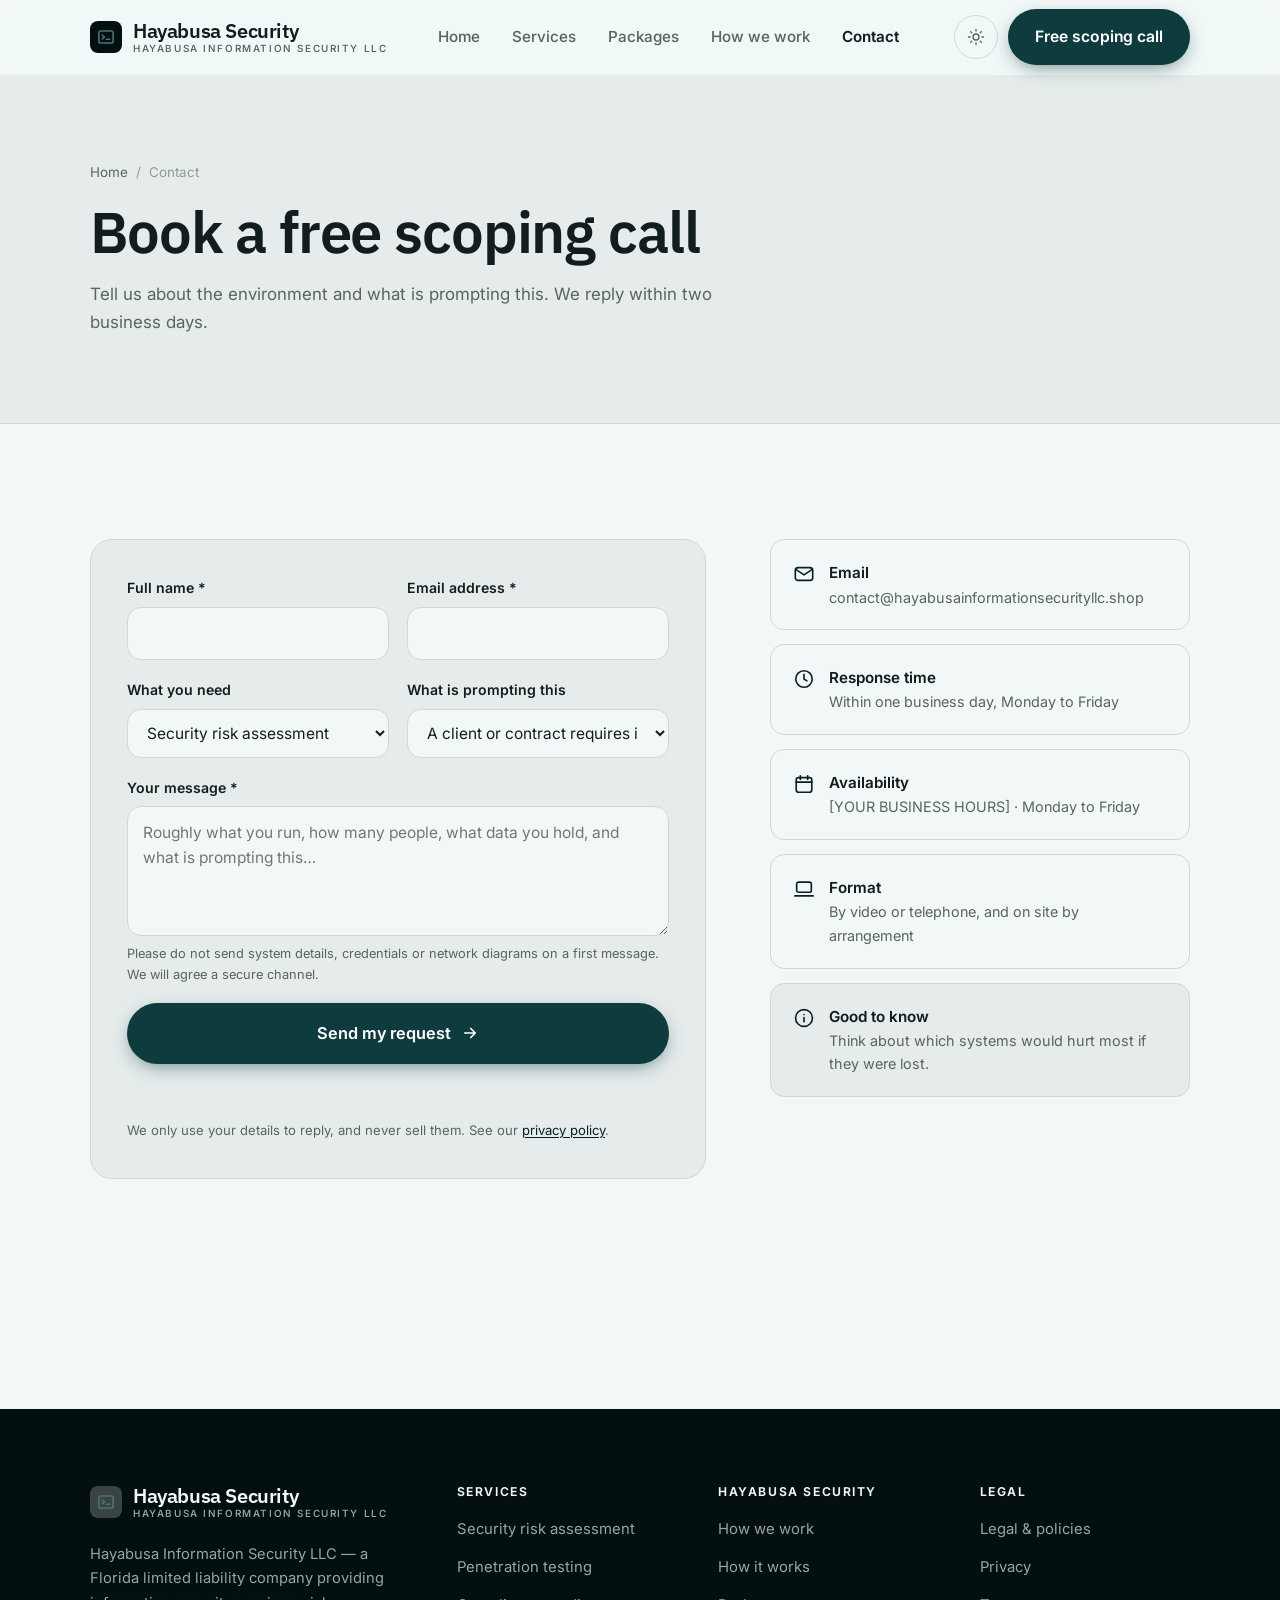
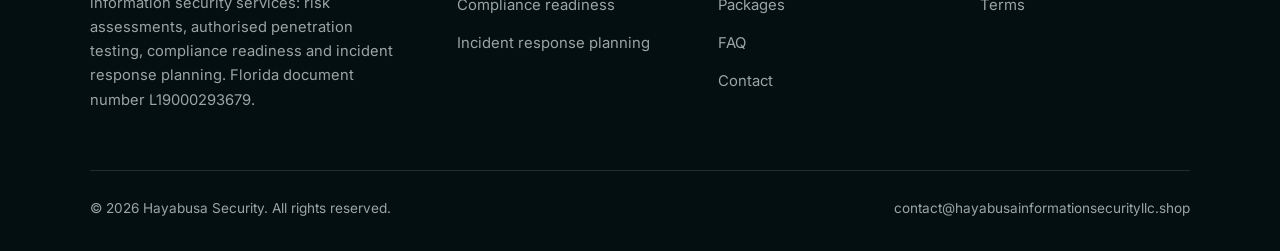
<file: contact.html>
<!DOCTYPE html>
<html lang="en" class="no-js">
<head>
<meta charset="utf-8">
<meta name="viewport" content="width=device-width, initial-scale=1">
<title>Contact — Hayabusa Security</title>
<meta name="description" content="Contact Hayabusa Information Security LLC. We reply within two business days.">
<link rel="canonical" href="https://hayabusainformationsecurityllc.shop/contact.html">

<meta property="og:type" content="website">
<meta property="og:url" content="https://hayabusainformationsecurityllc.shop/contact.html">
<meta property="og:site_name" content="Hayabusa Security">
<meta property="og:locale" content="en_US">
<meta property="og:title" content="Contact — Hayabusa Security">
<meta property="og:description" content="Contact Hayabusa Information Security LLC. We reply within two business days.">
<meta name="theme-color" content="#030f10">

<link rel="icon" href="assets/img/favicon.svg" type="image/svg+xml">
<link rel="preconnect" href="https://fonts.googleapis.com">
<link rel="preconnect" href="https://fonts.gstatic.com" crossorigin>
<link rel="stylesheet" href="https://fonts.googleapis.com/css2?family=IBM+Plex+Sans:wght@400;500;600;700&family=Inter:wght@400..700&display=swap">
<link rel="stylesheet" href="assets/css/style.css">

<!-- Thème appliqué avant le premier rendu (évite le flash) -->
<script>
document.documentElement.classList.remove('no-js');
(function(){try{var t=localStorage.getItem('site-theme');if(t){document.documentElement.setAttribute('data-theme',t);}}catch(e){}})();
</script>
</head>

<body>
<a class="skip-link" href="#main">Skip to main content</a>

<header class="site-header">
  <nav class="wrap nav" aria-label="Main navigation">
    <a class="brand" href="index.html">
      <svg class="brand__mark" viewBox="0 0 64 64" aria-hidden="true">
        <rect class="bm-bg" width="64" height="64" rx="16"/>
        <g class="bm-ic" transform="translate(14 14) scale(1.5)" fill="none" stroke-width="2.1" stroke-linecap="round" stroke-linejoin="round"><rect x="2.5" y="4" width="19" height="16" rx="2.5"/><path d="M7 9.5l3 2.5-3 2.5M12.5 15H17"/></g>
      </svg>
      <span>Hayabusa Security<span class="brand__sub">Hayabusa Information Security LLC</span></span>
    </a>

    <ul class="nav__links" id="nav-links">
      <li><a href="index.html">Home</a></li>
      <li><a href="programs.html">Services</a></li>
      <li><a href="index.html#pricing">Packages</a></li>
      <li><a href="about.html">How we work</a></li>
      <li><a href="contact.html" aria-current="page">Contact</a></li>
      <li><a class="btn btn--primary" href="contact.html">Free scoping call</a></li>
    </ul>

    <div class="nav__cta">
      <button class="theme-toggle" type="button" aria-label="Switch to dark theme">
        <svg class="icon-sun" viewBox="0 0 24 24" fill="none" stroke="currentColor" stroke-width="1.8" stroke-linecap="round" aria-hidden="true"><circle cx="12" cy="12" r="4"/><path d="M12 2v2m0 16v2M2 12h2m16 0h2M4.9 4.9l1.4 1.4m11.4 11.4 1.4 1.4M19.1 4.9l-1.4 1.4M6.3 17.7l-1.4 1.4"/></svg>
        <svg class="icon-moon" viewBox="0 0 24 24" fill="none" stroke="currentColor" stroke-width="1.8" stroke-linecap="round" stroke-linejoin="round" aria-hidden="true"><path d="M21 12.8A9 9 0 1 1 11.2 3a7 7 0 0 0 9.8 9.8z"/></svg>
      </button>
      <a class="btn btn--primary" href="contact.html">Free scoping call</a>
      <button class="nav__toggle" type="button" aria-expanded="false" aria-controls="nav-links" aria-label="Open menu">
        <svg class="icon-open" viewBox="0 0 24 24" fill="none" stroke="currentColor" stroke-width="2" stroke-linecap="round" aria-hidden="true"><path d="M3 6h18M3 12h18M3 18h18"/></svg>
        <svg class="icon-close" viewBox="0 0 24 24" fill="none" stroke="currentColor" stroke-width="2" stroke-linecap="round" aria-hidden="true"><path d="M6 6l12 12M18 6L6 18"/></svg>
      </button>
    </div>
  </nav>
</header>

<main id="main">

<section class="page-head">
  <div class="wrap">
    <nav class="breadcrumb" aria-label="Breadcrumb">
      <a href="index.html">Home</a><span>/</span><span aria-current="page">Contact</span>
    </nav>
    <h1>Book a free scoping call</h1>
    <p>Tell us about the environment and what is prompting this. We reply within two business days.</p>
  </div>
</section>

<section class="section wrap">
  <div class="form-layout">

    <!--
      FORM: the action attribute holds a placeholder id. Create a free form at
      https://formspree.io and replace VOTRE_ID_FORMSPREE. Until then, the button
      opens the visitor's email app with a pre-filled message to contact@hayabusainformationsecurityllc.shop.
    -->
    <form class="form" id="contact-form" action="https://formspree.io/f/VOTRE_ID_FORMSPREE" method="POST"
          data-email="contact@hayabusainformationsecurityllc.shop" data-subject="Scoping call request"
          data-msg-mail="Your email app will open with the message ready to send." data-msg-sending="Sending…"
          data-msg-ok="Thanks! Your message is on its way. We reply within one business day." data-msg-err="Sending failed. Please email us directly at">
      <div class="form__row">
        <div class="field">
          <label for="nom">Full name <span class="req" aria-hidden="true">*</span></label>
          <input type="text" id="nom" name="nom" autocomplete="name" required>
        </div>
        <div class="field">
          <label for="email">Email address <span class="req" aria-hidden="true">*</span></label>
          <input type="email" id="email" name="email" autocomplete="email" required>
        </div>
      </div>

      <div class="form__row">
        <div class="field">
          <label for="programme">What you need</label>
          <select id="programme" name="programme">
            <option>Security risk assessment</option>
            <option>Penetration testing</option>
            <option>Compliance readiness</option>
            <option>Incident response planning</option>
            <option>Not sure yet</option>
          </select>
        </div>
        <div class="field">
          <label for="niveau">What is prompting this</label>
          <select id="niveau" name="niveau">
            <option>A client or contract requires it</option>
            <option>A compliance deadline</option>
            <option>After an incident</option>
            <option>Just want to know where we stand</option>
          </select>
        </div>
      </div>

      <div class="field">
        <label for="message">Your message <span class="req" aria-hidden="true">*</span></label>
        <textarea id="message" name="message" required placeholder="Roughly what you run, how many people, what data you hold, and what is prompting this…"></textarea>
        <span class="field__hint">Please do not send system details, credentials or network diagrams on a first message. We will agree a secure channel.</span>
      </div>

      <!-- Bot trap: hidden from humans -->
      <div class="visually-hidden" aria-hidden="true">
        <label for="site-web">Leave this field empty</label>
        <input type="text" id="site-web" name="_gotcha" tabindex="-1" autocomplete="off">
      </div>

      <button class="btn btn--primary btn--lg" type="submit">Send my request <svg viewBox="0 0 24 24" fill="none" stroke="currentColor" stroke-width="2.2" stroke-linecap="round" stroke-linejoin="round" aria-hidden="true"><path d="M5 12h14M13 6l6 6-6 6"/></svg></button>

      <p id="form-status" class="form__status" role="status" aria-live="polite"></p>

      <p class="form__note">
        We only use your details to reply, and never sell them. See our <a href="legal.html#privacy">privacy policy</a>.
      </p>
    </form>

    <aside class="contact-aside">
      <div class="contact-card">
        <svg viewBox="0 0 24 24" fill="none" stroke="currentColor" stroke-width="1.8" stroke-linecap="round" stroke-linejoin="round" aria-hidden="true"><rect x="2.5" y="5" width="19" height="14" rx="3"/><path d="M3 7l9 6 9-6"/></svg>
        <div><b>Email</b><a href="mailto:contact@hayabusainformationsecurityllc.shop">contact@hayabusainformationsecurityllc.shop</a></div>
      </div>
      <div class="contact-card">
        <svg viewBox="0 0 24 24" fill="none" stroke="currentColor" stroke-width="1.8" stroke-linecap="round" stroke-linejoin="round" aria-hidden="true"><circle cx="12" cy="12" r="9"/><path d="M12 7v5l3.2 2"/></svg>
        <div><b>Response time</b><span>Within one business day, Monday to Friday</span></div>
      </div>
      <div class="contact-card">
        <svg viewBox="0 0 24 24" fill="none" stroke="currentColor" stroke-width="1.8" stroke-linecap="round" stroke-linejoin="round" aria-hidden="true"><rect x="3.5" y="5" width="17" height="16" rx="2.5"/><path d="M8 3v4M16 3v4M3.5 10h17"/></svg>
        <div><b>Availability</b><span>[YOUR BUSINESS HOURS] · Monday to Friday</span></div>
      </div>
      <div class="contact-card">
        <svg viewBox="0 0 24 24" fill="none" stroke="currentColor" stroke-width="1.8" stroke-linecap="round" stroke-linejoin="round" aria-hidden="true"><rect x="4" y="4.5" width="16" height="11" rx="2"/><path d="M2 19.5h20"/></svg>
        <div><b>Format</b><span>By video or telephone, and on site by arrangement</span></div>
      </div>
      <div class="contact-card contact-card--soft">
        <svg viewBox="0 0 24 24" fill="none" stroke="currentColor" stroke-width="1.8" stroke-linecap="round" stroke-linejoin="round" aria-hidden="true"><circle cx="12" cy="12" r="9.2"/><path d="M12 16v-4.5M12 8.2v.1"/></svg>
        <div><b>Good to know</b><span>Think about which systems would hurt most if they were lost.</span></div>
      </div>
    </aside>

  </div>
</section>

</main>

<footer class="site-footer">
  <div class="wrap">
    <div class="footer__grid">
      <div class="footer__brand">
        <a class="brand" href="index.html">
          <svg class="brand__mark" viewBox="0 0 64 64" aria-hidden="true">
        <rect class="bm-bg" width="64" height="64" rx="16"/>
        <g class="bm-ic" transform="translate(14 14) scale(1.5)" fill="none" stroke-width="2.1" stroke-linecap="round" stroke-linejoin="round"><rect x="2.5" y="4" width="19" height="16" rx="2.5"/><path d="M7 9.5l3 2.5-3 2.5M12.5 15H17"/></g>
      </svg>
          <span>Hayabusa Security<span class="brand__sub">Hayabusa Information Security LLC</span></span>
        </a>
        <p>Hayabusa Information Security LLC — a Florida limited liability company providing information security services: risk assessments, authorised penetration testing, compliance readiness and incident response planning. Florida document number L19000293679.</p>
      </div>

      <div class="footer__col">
        <h4>Services</h4>
        <ul>
          <li><a href="programs.html#assessment">Security risk assessment</a></li>
          <li><a href="programs.html#pentest">Penetration testing</a></li>
          <li><a href="programs.html#compliance">Compliance readiness</a></li>
          <li><a href="programs.html#incident">Incident response planning</a></li>
        </ul>
      </div>

      <div class="footer__col">
        <h4>Hayabusa Security</h4>
        <ul>
          <li><a href="about.html">How we work</a></li>
          <li><a href="index.html#how-it-works">How it works</a></li>
          <li><a href="index.html#pricing">Packages</a></li>
          <li><a href="index.html#faq">FAQ</a></li>
          <li><a href="contact.html">Contact</a></li>
        </ul>
      </div>

      <div class="footer__col">
        <h4>Legal</h4>
        <ul>
          <li><a href="legal.html">Legal &amp; policies</a></li>
          <li><a href="legal.html#privacy">Privacy</a></li>
          <li><a href="legal.html#terms">Terms</a></li>
        </ul>
      </div>
    </div>

    <div class="footer__bottom">
      <p>© <span data-year>2026</span> Hayabusa Security. All rights reserved.</p>
      <p><a href="mailto:contact@hayabusainformationsecurityllc.shop">contact@hayabusainformationsecurityllc.shop</a></p>
    </div>
  </div>
</footer>

<script src="assets/js/main.js" defer></script>
</body>
</html>
</file>
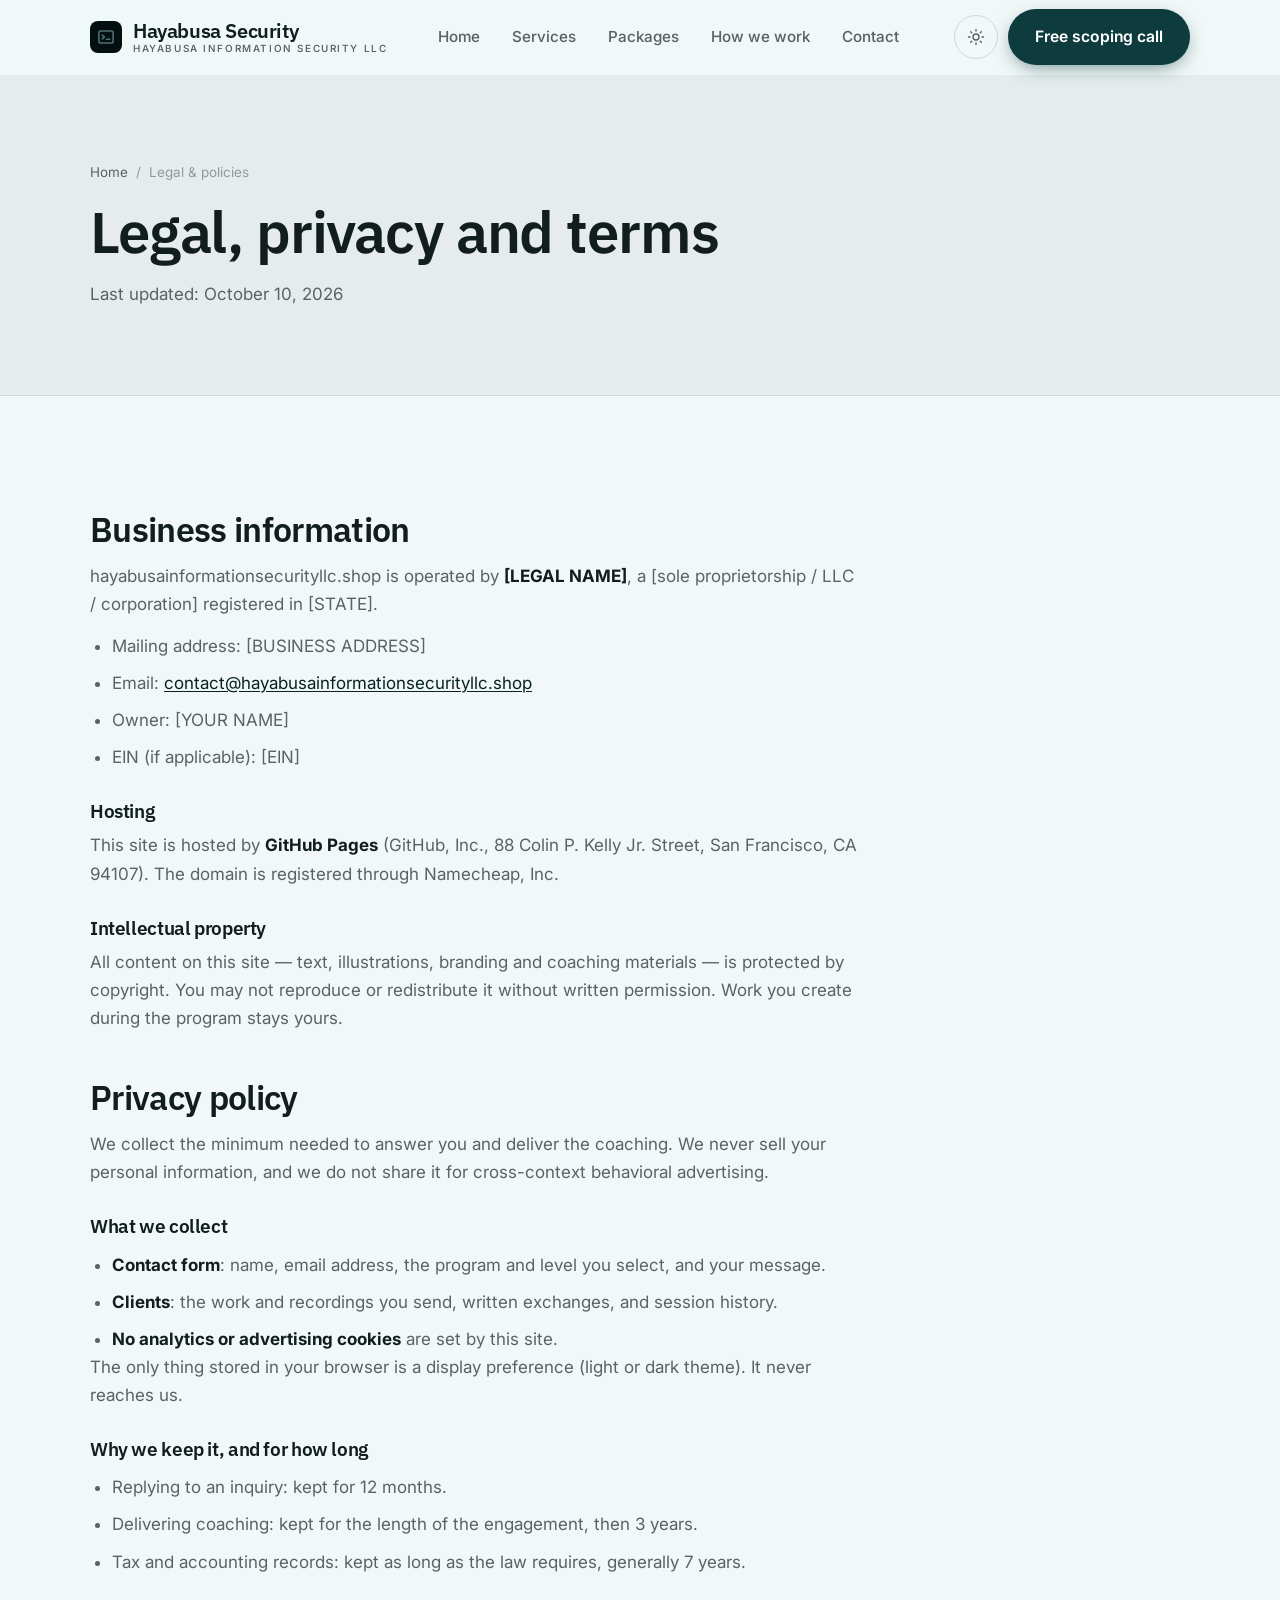
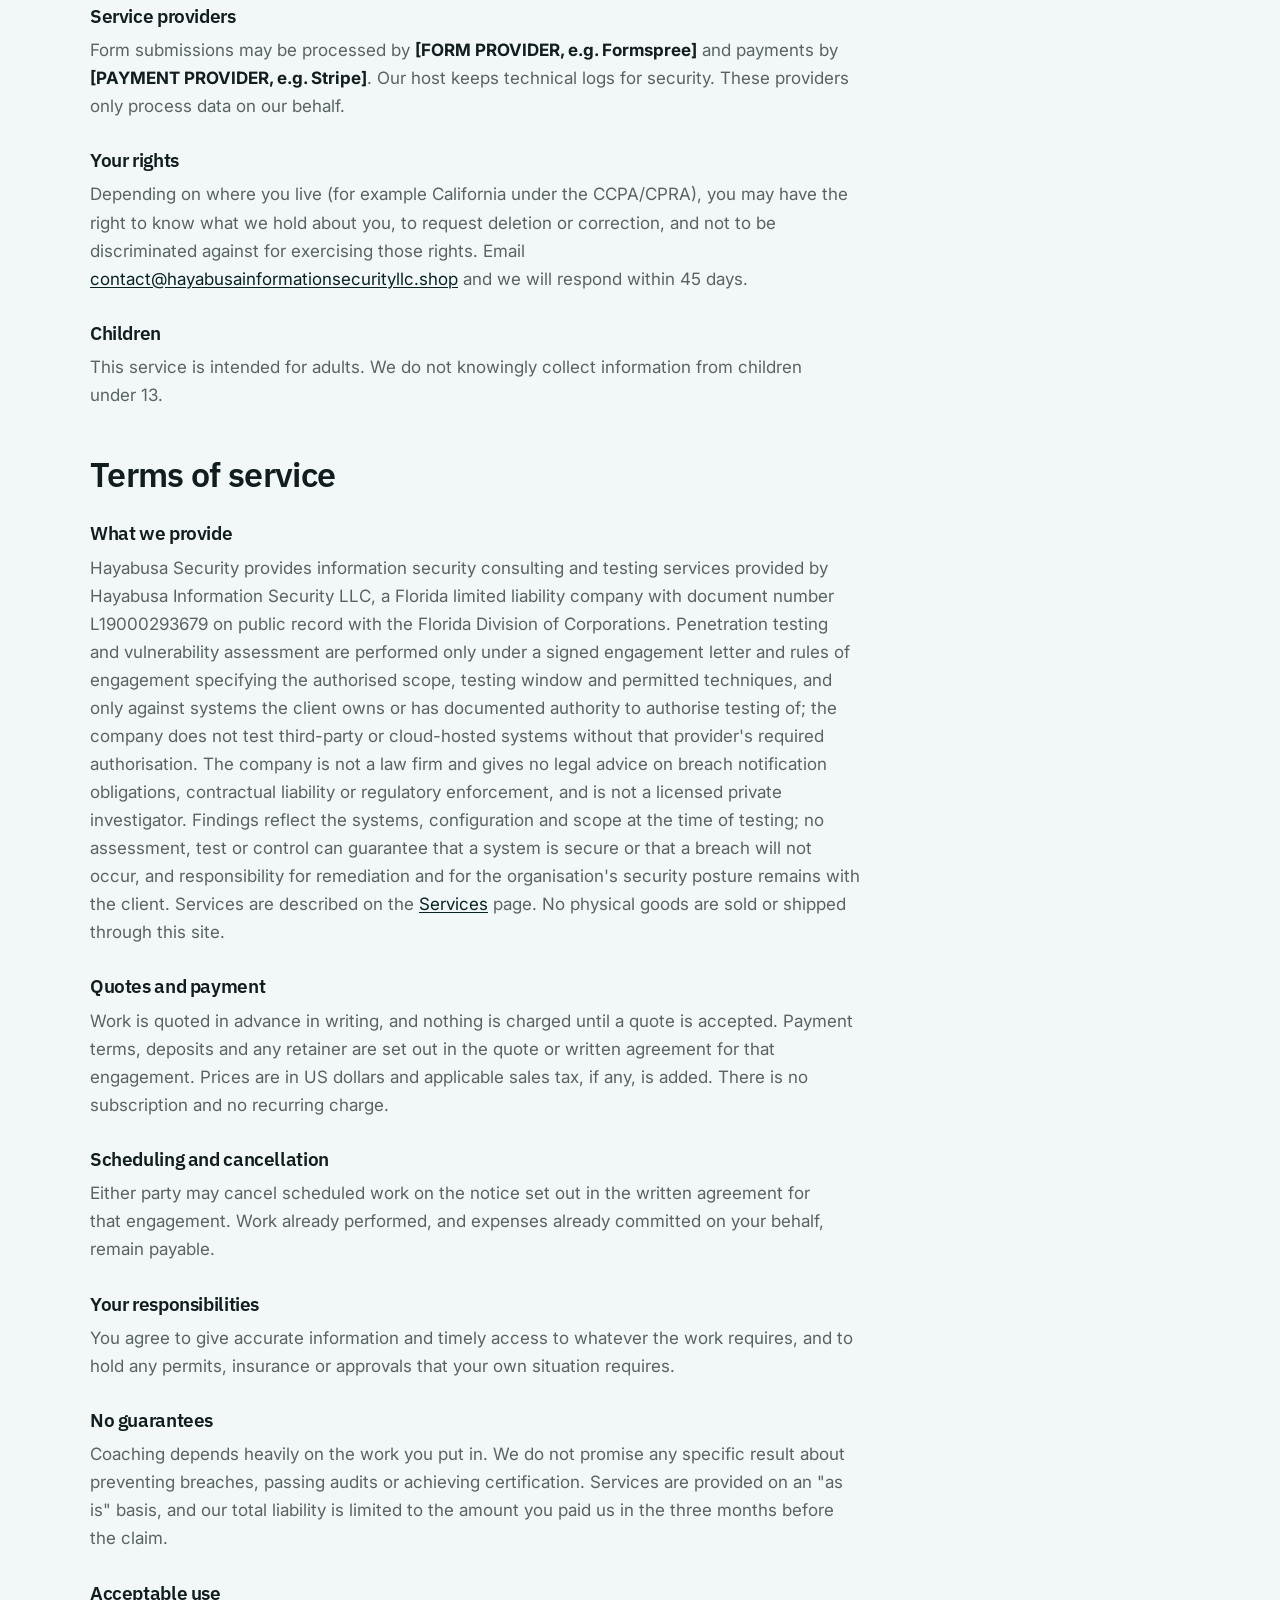
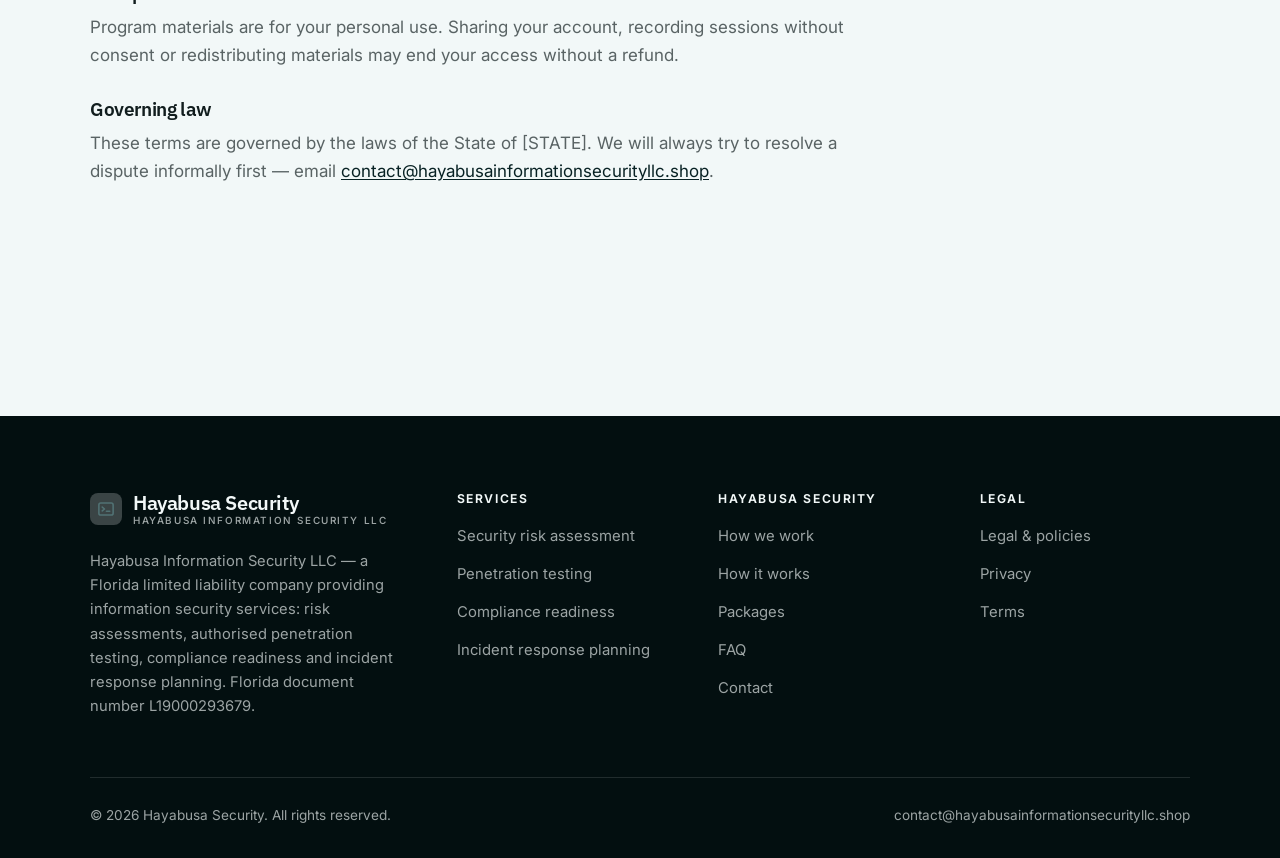
<file: legal.html>
<!DOCTYPE html>
<html lang="en" class="no-js">
<head>
<meta charset="utf-8">
<meta name="viewport" content="width=device-width, initial-scale=1">
<title>Legal, privacy and terms — Hayabusa Security</title>
<meta name="description" content="Business information, privacy policy and terms of service for Hayabusa Security.">
<meta name="robots" content="noindex">

<meta property="og:type" content="website">
<meta property="og:url" content="https://hayabusainformationsecurityllc.shop/legal.html">
<meta property="og:site_name" content="Hayabusa Security">
<meta property="og:locale" content="en_US">
<meta property="og:title" content="Legal, privacy and terms — Hayabusa Security">
<meta property="og:description" content="Business information, privacy policy and terms of service for Hayabusa Security.">
<meta name="theme-color" content="#030f10">

<link rel="icon" href="assets/img/favicon.svg" type="image/svg+xml">
<link rel="preconnect" href="https://fonts.googleapis.com">
<link rel="preconnect" href="https://fonts.gstatic.com" crossorigin>
<link rel="stylesheet" href="https://fonts.googleapis.com/css2?family=IBM+Plex+Sans:wght@400;500;600;700&family=Inter:wght@400..700&display=swap">
<link rel="stylesheet" href="assets/css/style.css">

<!-- Thème appliqué avant le premier rendu (évite le flash) -->
<script>
document.documentElement.classList.remove('no-js');
(function(){try{var t=localStorage.getItem('site-theme');if(t){document.documentElement.setAttribute('data-theme',t);}}catch(e){}})();
</script>
</head>

<body>
<a class="skip-link" href="#main">Skip to main content</a>

<header class="site-header">
  <nav class="wrap nav" aria-label="Main navigation">
    <a class="brand" href="index.html">
      <svg class="brand__mark" viewBox="0 0 64 64" aria-hidden="true">
        <rect class="bm-bg" width="64" height="64" rx="16"/>
        <g class="bm-ic" transform="translate(14 14) scale(1.5)" fill="none" stroke-width="2.1" stroke-linecap="round" stroke-linejoin="round"><rect x="2.5" y="4" width="19" height="16" rx="2.5"/><path d="M7 9.5l3 2.5-3 2.5M12.5 15H17"/></g>
      </svg>
      <span>Hayabusa Security<span class="brand__sub">Hayabusa Information Security LLC</span></span>
    </a>

    <ul class="nav__links" id="nav-links">
      <li><a href="index.html">Home</a></li>
      <li><a href="programs.html">Services</a></li>
      <li><a href="index.html#pricing">Packages</a></li>
      <li><a href="about.html">How we work</a></li>
      <li><a href="contact.html">Contact</a></li>
      <li><a class="btn btn--primary" href="contact.html">Free scoping call</a></li>
    </ul>

    <div class="nav__cta">
      <button class="theme-toggle" type="button" aria-label="Switch to dark theme">
        <svg class="icon-sun" viewBox="0 0 24 24" fill="none" stroke="currentColor" stroke-width="1.8" stroke-linecap="round" aria-hidden="true"><circle cx="12" cy="12" r="4"/><path d="M12 2v2m0 16v2M2 12h2m16 0h2M4.9 4.9l1.4 1.4m11.4 11.4 1.4 1.4M19.1 4.9l-1.4 1.4M6.3 17.7l-1.4 1.4"/></svg>
        <svg class="icon-moon" viewBox="0 0 24 24" fill="none" stroke="currentColor" stroke-width="1.8" stroke-linecap="round" stroke-linejoin="round" aria-hidden="true"><path d="M21 12.8A9 9 0 1 1 11.2 3a7 7 0 0 0 9.8 9.8z"/></svg>
      </button>
      <a class="btn btn--primary" href="contact.html">Free scoping call</a>
      <button class="nav__toggle" type="button" aria-expanded="false" aria-controls="nav-links" aria-label="Open menu">
        <svg class="icon-open" viewBox="0 0 24 24" fill="none" stroke="currentColor" stroke-width="2" stroke-linecap="round" aria-hidden="true"><path d="M3 6h18M3 12h18M3 18h18"/></svg>
        <svg class="icon-close" viewBox="0 0 24 24" fill="none" stroke="currentColor" stroke-width="2" stroke-linecap="round" aria-hidden="true"><path d="M6 6l12 12M18 6L6 18"/></svg>
      </button>
    </div>
  </nav>
</header>

<main id="main">

<section class="page-head">
  <div class="wrap">
    <nav class="breadcrumb" aria-label="Breadcrumb">
      <a href="index.html">Home</a><span>/</span><span aria-current="page">Legal &amp; policies</span>
    </nav>
    <h1>Legal, privacy and terms</h1>
    <p>Last updated: <time datetime="2026-10-10">October 10, 2026</time></p>
  </div>
</section>

<section class="section wrap">
  <div class="prose">

    <!--
      TO DO: this is a skeleton, not legal advice. Replace every [BRACKET] with
      your real details before selling, and have a lawyer review it if you can.
      Consumer protection rules differ by state.
    -->

    <h2 id="business">Business information</h2>
    <p>
      hayabusainformationsecurityllc.shop is operated by <strong>[LEGAL NAME]</strong>, a [sole proprietorship / LLC / corporation]
      registered in [STATE].
    </p>
    <ul>
      <li>Mailing address: [BUSINESS ADDRESS]</li>
      <li>Email: <a href="mailto:contact@hayabusainformationsecurityllc.shop">contact@hayabusainformationsecurityllc.shop</a></li>
      <li>Owner: [YOUR NAME]</li>
      <li>EIN (if applicable): [EIN]</li>
    </ul>

    <h3>Hosting</h3>
    <p>
      This site is hosted by <strong>GitHub Pages</strong> (GitHub, Inc., 88 Colin P. Kelly Jr. Street,
      San Francisco, CA 94107). The domain is registered through Namecheap, Inc.
    </p>

    <h3>Intellectual property</h3>
    <p>
      All content on this site — text, illustrations, branding and coaching materials — is protected by
      copyright. You may not reproduce or redistribute it without written permission. Work you create during
      the program stays yours.
    </p>

    <h2 id="privacy">Privacy policy</h2>
    <p>
      We collect the minimum needed to answer you and deliver the coaching. We never sell your personal
      information, and we do not share it for cross-context behavioral advertising.
    </p>
    <h3>What we collect</h3>
    <ul>
      <li><strong>Contact form</strong>: name, email address, the program and level you select, and your message.</li>
      <li><strong>Clients</strong>: the work and recordings you send, written exchanges, and session history.</li>
      <li><strong>No analytics or advertising cookies</strong> are set by this site.</li>
    </ul>
    <p>
      The only thing stored in your browser is a display preference (light or dark theme). It never reaches us.
    </p>
    <h3>Why we keep it, and for how long</h3>
    <ul>
      <li>Replying to an inquiry: kept for 12 months.</li>
      <li>Delivering coaching: kept for the length of the engagement, then 3 years.</li>
      <li>Tax and accounting records: kept as long as the law requires, generally 7 years.</li>
    </ul>
    <h3>Service providers</h3>
    <p>
      Form submissions may be processed by <strong>[FORM PROVIDER, e.g. Formspree]</strong> and payments by
      <strong>[PAYMENT PROVIDER, e.g. Stripe]</strong>. Our host keeps technical logs for security. These
      providers only process data on our behalf.
    </p>
    <h3>Your rights</h3>
    <p>
      Depending on where you live (for example California under the CCPA/CPRA), you may have the right to
      know what we hold about you, to request deletion or correction, and not to be discriminated against for
      exercising those rights. Email <a href="mailto:contact@hayabusainformationsecurityllc.shop">contact@hayabusainformationsecurityllc.shop</a> and we will respond within 45 days.
    </p>
    <h3>Children</h3>
    <p>
      This service is intended for adults. We do not knowingly collect information from children under 13.
    </p>

    <h2 id="terms">Terms of service</h2>
    <h3>What we provide</h3>
    <p>
      Hayabusa Security provides information security consulting and testing services provided by Hayabusa Information Security LLC, a Florida limited liability company with document number L19000293679 on public record with the Florida Division of Corporations. Penetration testing and vulnerability assessment are performed only under a signed engagement letter and rules of engagement specifying the authorised scope, testing window and permitted techniques, and only against systems the client owns or has documented authority to authorise testing of; the company does not test third-party or cloud-hosted systems without that provider's required authorisation. The company is not a law firm and gives no legal advice on breach notification obligations, contractual liability or regulatory enforcement, and is not a licensed private investigator. Findings reflect the systems, configuration and scope at the time of testing; no assessment, test or control can guarantee that a system is secure or that a breach will not occur, and responsibility for remediation and for the organisation's security posture remains with the client. Services are described on the
      <a href="programs.html">Services</a> page. No physical goods are sold or shipped through this site.
    </p>
    <h3>Quotes and payment</h3>
    <p>
      Work is quoted in advance in writing, and nothing is charged until a quote is accepted. Payment terms,
      deposits and any retainer are set out in the quote or written agreement for that engagement. Prices are in
      US dollars and applicable sales tax, if any, is added. There is no subscription and no recurring charge.
    </p>
    <h3>Scheduling and cancellation</h3>
    <p>
      Either party may cancel scheduled work on the notice set out in the written agreement for that engagement.
      Work already performed, and expenses already committed on your behalf, remain payable.
    </p>
    <h3>Your responsibilities</h3>
    <p>
      You agree to give accurate information and timely access to whatever the work requires, and to hold any
      permits, insurance or approvals that your own situation requires.
    </p>

    <h3>No guarantees</h3>
    <p>
      Coaching depends heavily on the work you put in. We do not promise any specific result
      about preventing breaches, passing audits or achieving certification. Services are provided on an "as is" basis, and our total
      liability is limited to the amount you paid us in the three months before the claim.
    </p>
    <h3>Acceptable use</h3>
    <p>
      Program materials are for your personal use. Sharing your account, recording sessions without consent
      or redistributing materials may end your access without a refund.
    </p>
    <h3>Governing law</h3>
    <p>
      These terms are governed by the laws of the State of [STATE]. We will always try to resolve a dispute
      informally first — email <a href="mailto:contact@hayabusainformationsecurityllc.shop">contact@hayabusainformationsecurityllc.shop</a>.
    </p>

  </div>
</section>

</main>

<footer class="site-footer">
  <div class="wrap">
    <div class="footer__grid">
      <div class="footer__brand">
        <a class="brand" href="index.html">
          <svg class="brand__mark" viewBox="0 0 64 64" aria-hidden="true">
        <rect class="bm-bg" width="64" height="64" rx="16"/>
        <g class="bm-ic" transform="translate(14 14) scale(1.5)" fill="none" stroke-width="2.1" stroke-linecap="round" stroke-linejoin="round"><rect x="2.5" y="4" width="19" height="16" rx="2.5"/><path d="M7 9.5l3 2.5-3 2.5M12.5 15H17"/></g>
      </svg>
          <span>Hayabusa Security<span class="brand__sub">Hayabusa Information Security LLC</span></span>
        </a>
        <p>Hayabusa Information Security LLC — a Florida limited liability company providing information security services: risk assessments, authorised penetration testing, compliance readiness and incident response planning. Florida document number L19000293679.</p>
      </div>

      <div class="footer__col">
        <h4>Services</h4>
        <ul>
          <li><a href="programs.html#assessment">Security risk assessment</a></li>
          <li><a href="programs.html#pentest">Penetration testing</a></li>
          <li><a href="programs.html#compliance">Compliance readiness</a></li>
          <li><a href="programs.html#incident">Incident response planning</a></li>
        </ul>
      </div>

      <div class="footer__col">
        <h4>Hayabusa Security</h4>
        <ul>
          <li><a href="about.html">How we work</a></li>
          <li><a href="index.html#how-it-works">How it works</a></li>
          <li><a href="index.html#pricing">Packages</a></li>
          <li><a href="index.html#faq">FAQ</a></li>
          <li><a href="contact.html">Contact</a></li>
        </ul>
      </div>

      <div class="footer__col">
        <h4>Legal</h4>
        <ul>
          <li><a href="legal.html">Legal &amp; policies</a></li>
          <li><a href="legal.html#privacy">Privacy</a></li>
          <li><a href="legal.html#terms">Terms</a></li>
        </ul>
      </div>
    </div>

    <div class="footer__bottom">
      <p>© <span data-year>2026</span> Hayabusa Security. All rights reserved.</p>
      <p><a href="mailto:contact@hayabusainformationsecurityllc.shop">contact@hayabusainformationsecurityllc.shop</a></p>
    </div>
  </div>
</footer>

<script src="assets/js/main.js" defer></script>
</body>
</html>
</file>
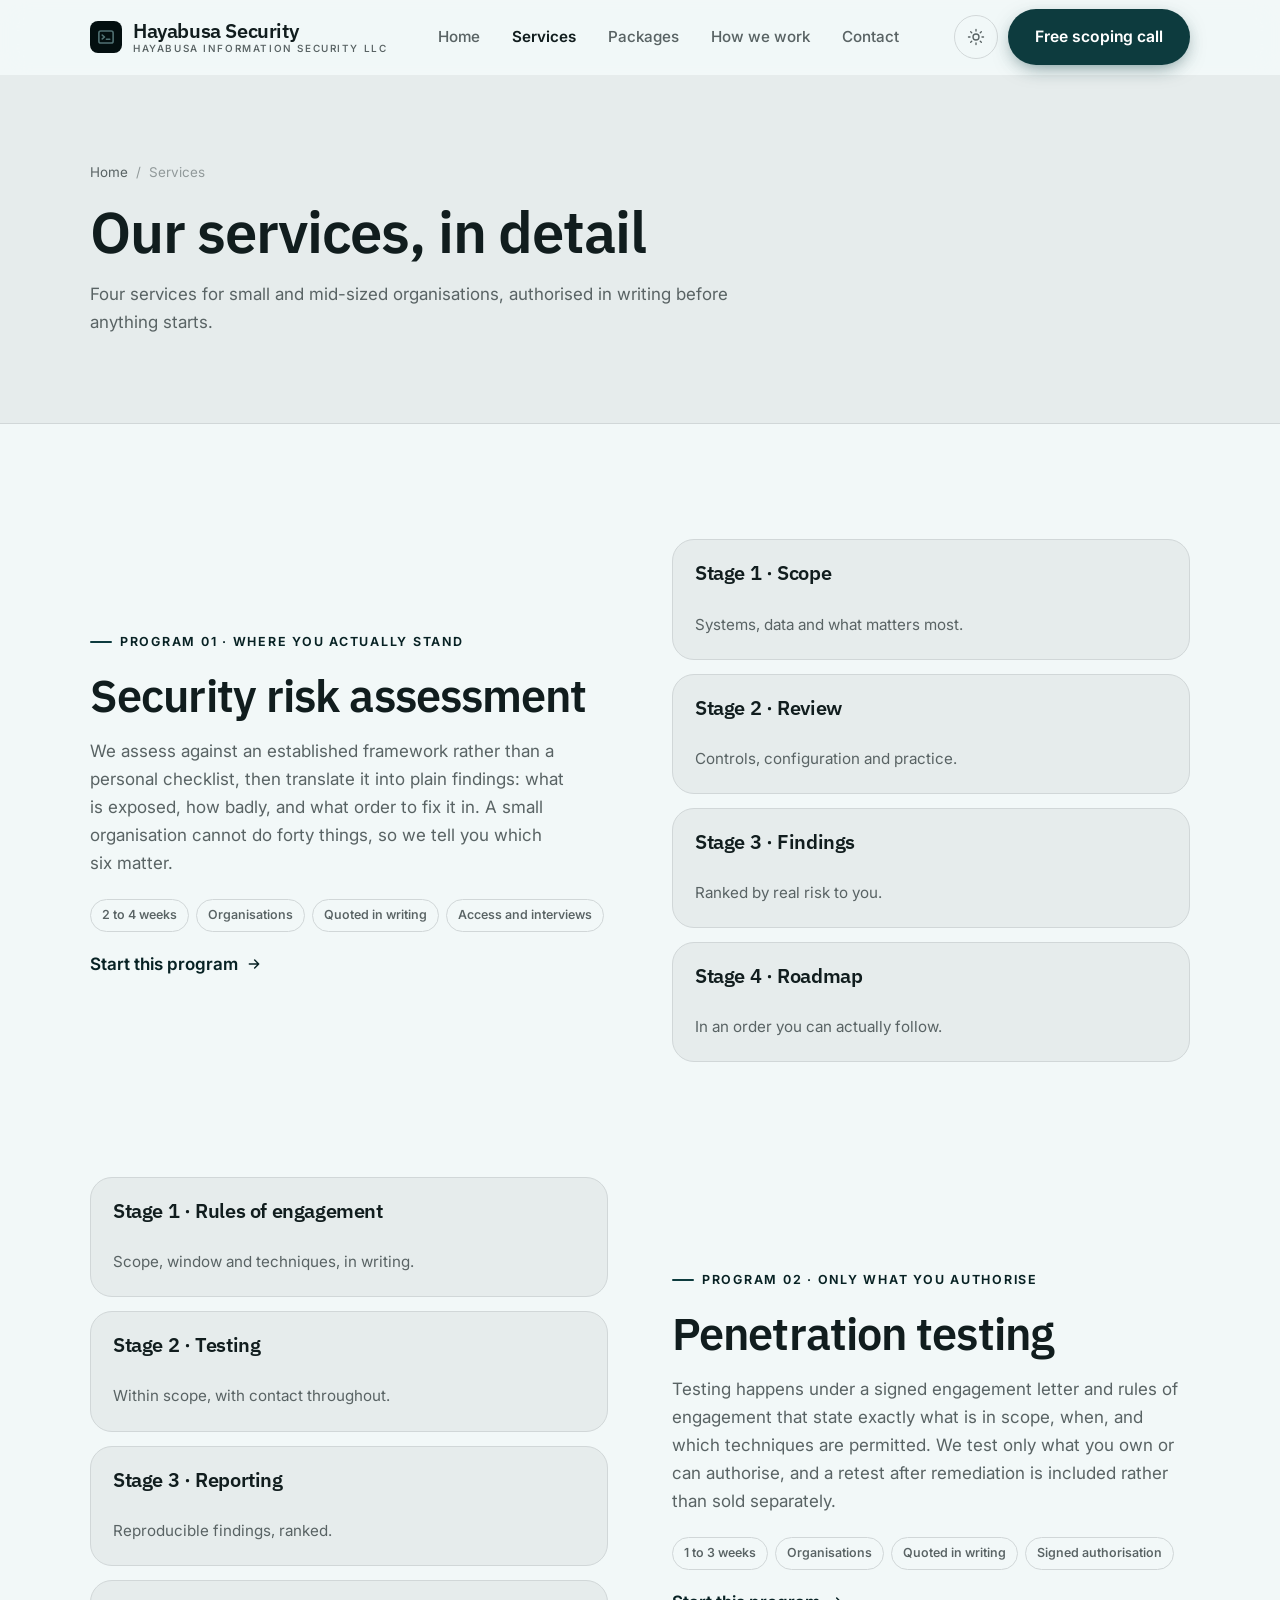
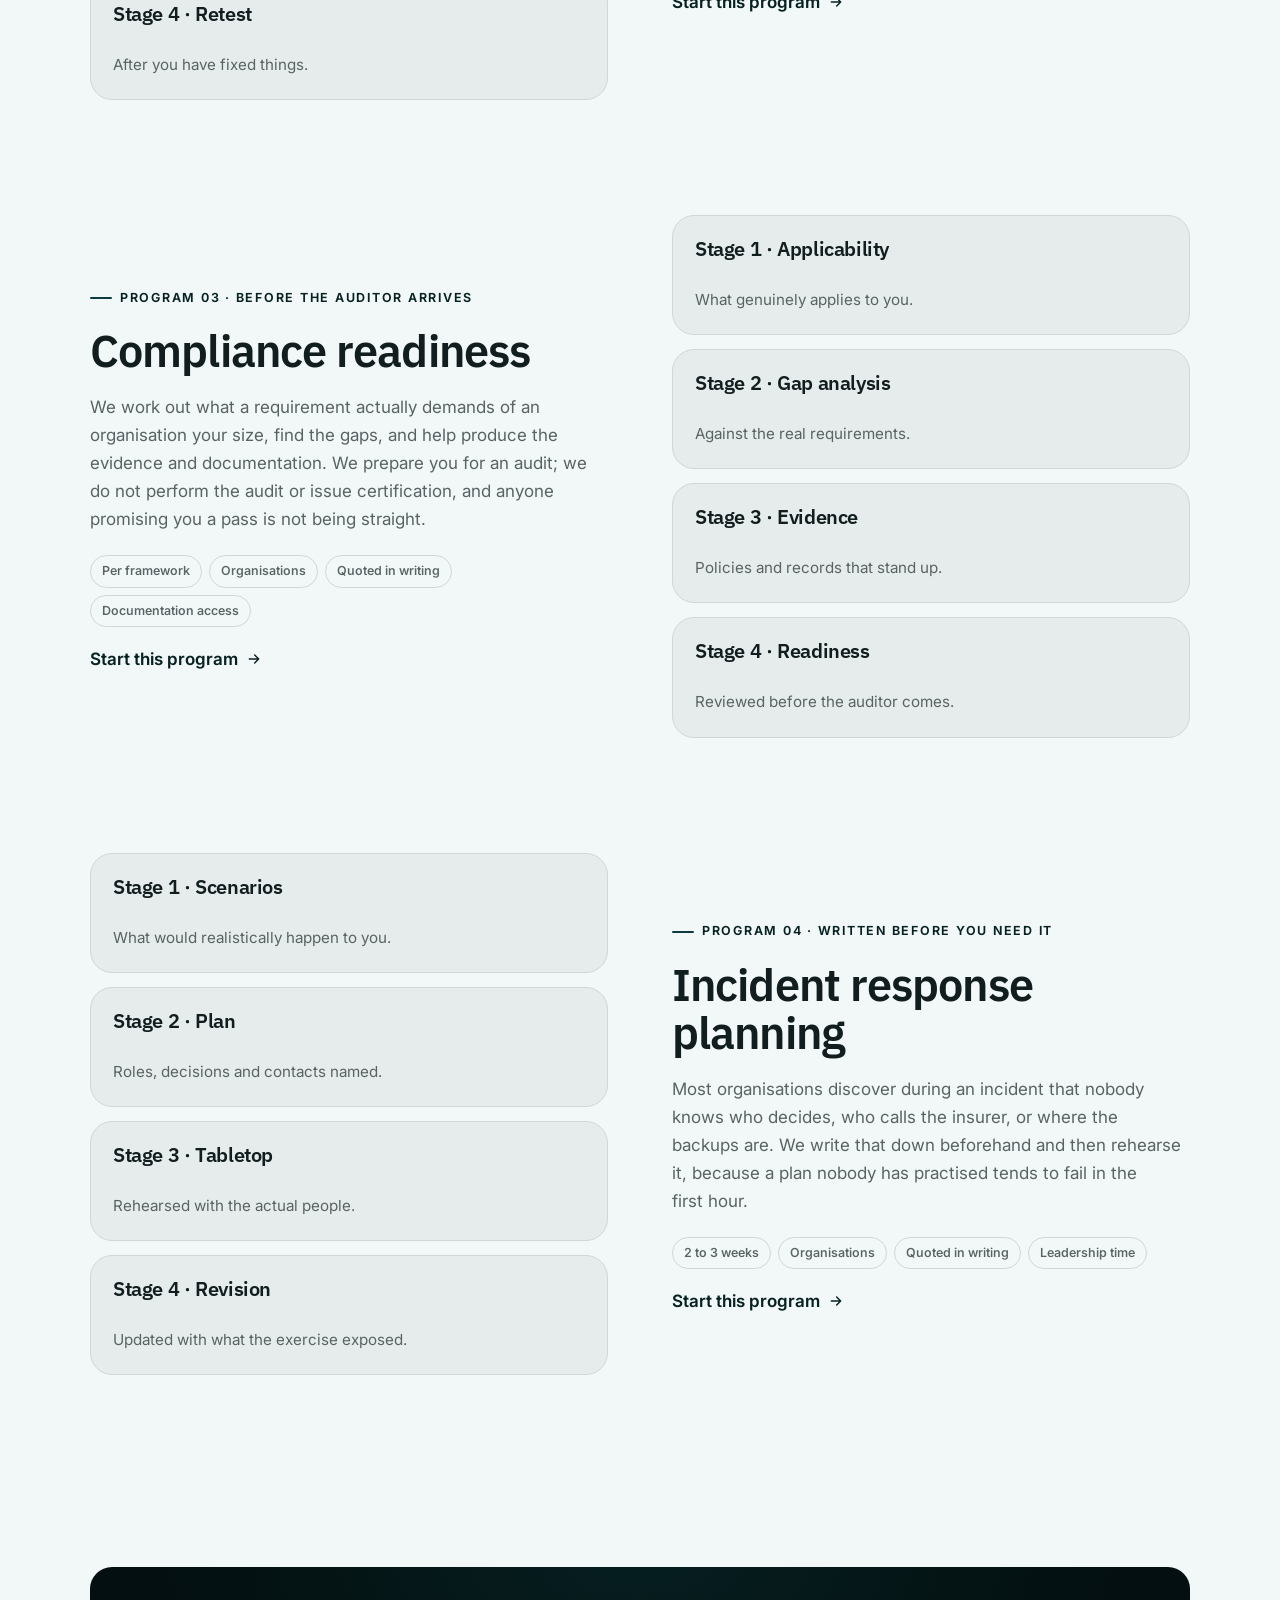
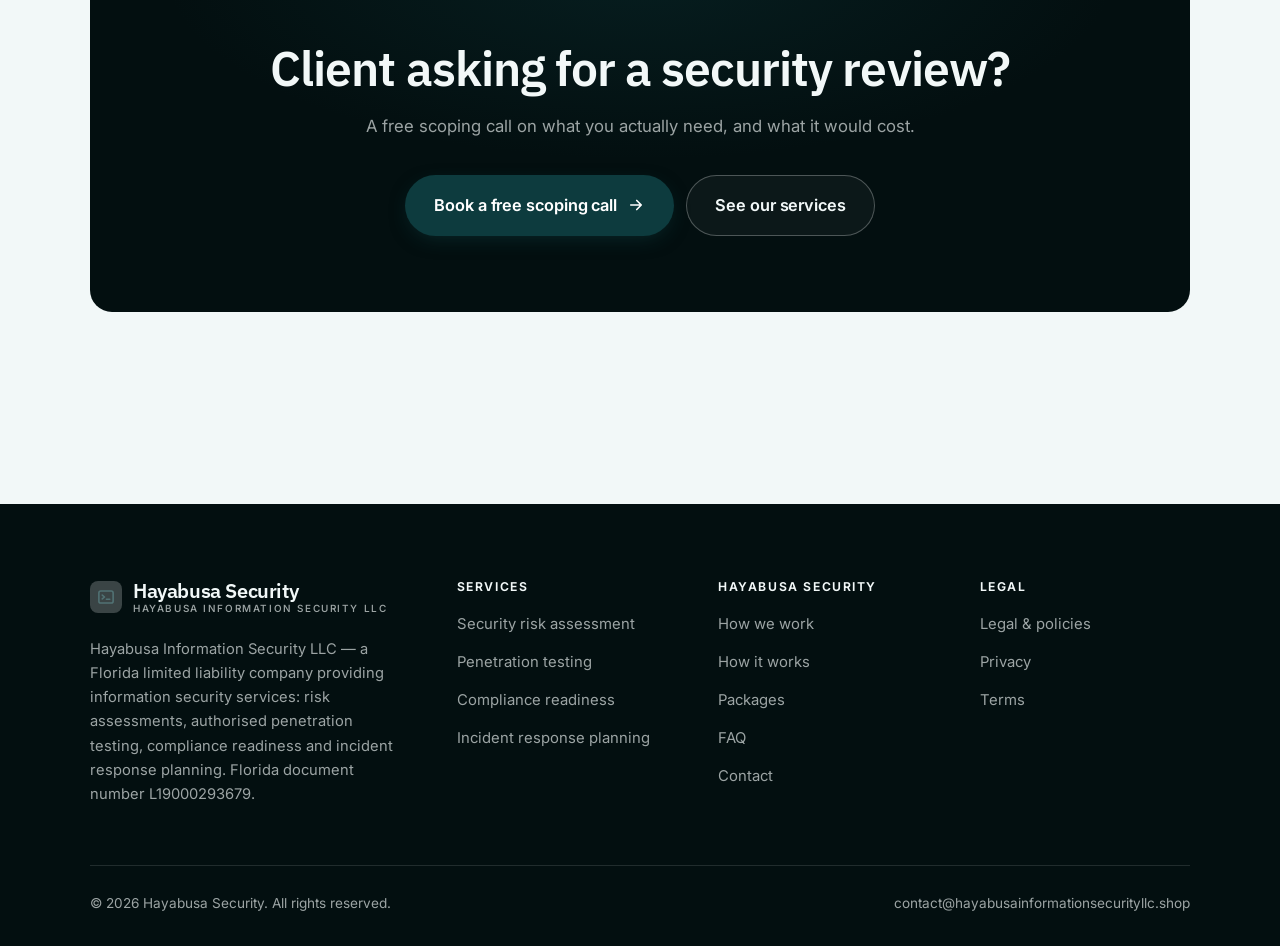
<file: programs.html>
<!DOCTYPE html>
<html lang="en" class="no-js">
<head>
<meta charset="utf-8">
<meta name="viewport" content="width=device-width, initial-scale=1">
<title>Services — Hayabusa Security</title>
<meta name="description" content="Services of Hayabusa Information Security LLC: risk assessment, penetration testing, compliance readiness, and incident response planning.">
<link rel="canonical" href="https://hayabusainformationsecurityllc.shop/programs.html">

<meta property="og:type" content="website">
<meta property="og:url" content="https://hayabusainformationsecurityllc.shop/programs.html">
<meta property="og:site_name" content="Hayabusa Security">
<meta property="og:locale" content="en_US">
<meta property="og:title" content="Services — Hayabusa Security">
<meta property="og:description" content="Services of Hayabusa Information Security LLC: risk assessment, penetration testing, compliance readiness, and incident response planning.">
<meta name="theme-color" content="#030f10">

<link rel="icon" href="assets/img/favicon.svg" type="image/svg+xml">
<link rel="preconnect" href="https://fonts.googleapis.com">
<link rel="preconnect" href="https://fonts.gstatic.com" crossorigin>
<link rel="stylesheet" href="https://fonts.googleapis.com/css2?family=IBM+Plex+Sans:wght@400;500;600;700&family=Inter:wght@400..700&display=swap">
<link rel="stylesheet" href="assets/css/style.css">

<!-- Thème appliqué avant le premier rendu (évite le flash) -->
<script>
document.documentElement.classList.remove('no-js');
(function(){try{var t=localStorage.getItem('site-theme');if(t){document.documentElement.setAttribute('data-theme',t);}}catch(e){}})();
</script>
</head>

<body>
<a class="skip-link" href="#main">Skip to main content</a>

<header class="site-header">
  <nav class="wrap nav" aria-label="Main navigation">
    <a class="brand" href="index.html">
      <svg class="brand__mark" viewBox="0 0 64 64" aria-hidden="true">
        <rect class="bm-bg" width="64" height="64" rx="16"/>
        <g class="bm-ic" transform="translate(14 14) scale(1.5)" fill="none" stroke-width="2.1" stroke-linecap="round" stroke-linejoin="round"><rect x="2.5" y="4" width="19" height="16" rx="2.5"/><path d="M7 9.5l3 2.5-3 2.5M12.5 15H17"/></g>
      </svg>
      <span>Hayabusa Security<span class="brand__sub">Hayabusa Information Security LLC</span></span>
    </a>

    <ul class="nav__links" id="nav-links">
      <li><a href="index.html">Home</a></li>
      <li><a href="programs.html" aria-current="page">Services</a></li>
      <li><a href="index.html#pricing">Packages</a></li>
      <li><a href="about.html">How we work</a></li>
      <li><a href="contact.html">Contact</a></li>
      <li><a class="btn btn--primary" href="contact.html">Free scoping call</a></li>
    </ul>

    <div class="nav__cta">
      <button class="theme-toggle" type="button" aria-label="Switch to dark theme">
        <svg class="icon-sun" viewBox="0 0 24 24" fill="none" stroke="currentColor" stroke-width="1.8" stroke-linecap="round" aria-hidden="true"><circle cx="12" cy="12" r="4"/><path d="M12 2v2m0 16v2M2 12h2m16 0h2M4.9 4.9l1.4 1.4m11.4 11.4 1.4 1.4M19.1 4.9l-1.4 1.4M6.3 17.7l-1.4 1.4"/></svg>
        <svg class="icon-moon" viewBox="0 0 24 24" fill="none" stroke="currentColor" stroke-width="1.8" stroke-linecap="round" stroke-linejoin="round" aria-hidden="true"><path d="M21 12.8A9 9 0 1 1 11.2 3a7 7 0 0 0 9.8 9.8z"/></svg>
      </button>
      <a class="btn btn--primary" href="contact.html">Free scoping call</a>
      <button class="nav__toggle" type="button" aria-expanded="false" aria-controls="nav-links" aria-label="Open menu">
        <svg class="icon-open" viewBox="0 0 24 24" fill="none" stroke="currentColor" stroke-width="2" stroke-linecap="round" aria-hidden="true"><path d="M3 6h18M3 12h18M3 18h18"/></svg>
        <svg class="icon-close" viewBox="0 0 24 24" fill="none" stroke="currentColor" stroke-width="2" stroke-linecap="round" aria-hidden="true"><path d="M6 6l12 12M18 6L6 18"/></svg>
      </button>
    </div>
  </nav>
</header>

<main id="main">

<section class="page-head">
  <div class="wrap">
    <nav class="breadcrumb" aria-label="Breadcrumb">
      <a href="index.html">Home</a><span>/</span><span aria-current="page">Services</span>
    </nav>
    <h1>Our services, in detail</h1>
    <p>Four services for small and mid-sized organisations, authorised in writing before anything starts.</p>
  </div>
</section>

<section class="section wrap" id="assessment">
  <div class="split reveal">
    <div>
      <span class="eyebrow">Program 01 · Where you actually stand</span>
      <h2>Security risk assessment</h2>
      <p>We assess against an established framework rather than a personal checklist, then translate it into plain findings: what is exposed, how badly, and what order to fix it in. A small organisation cannot do forty things, so we tell you which six matter.</p>
      <ul class="tags"><li>2 to 4 weeks</li><li>Organisations</li><li>Quoted in writing</li><li>Access and interviews</li></ul>
      <p><a class="arrow-link" href="contact.html">Start this program <svg viewBox="0 0 24 24" fill="none" stroke="currentColor" stroke-width="2.2" stroke-linecap="round" stroke-linejoin="round" aria-hidden="true"><path d="M5 12h14M13 6l6 6-6 6"/></svg></a></p>
    </div>
    <div class="grid grid--2 grid--tight">
      <article class="card card--sm">
        <h3>Stage 1 · Scope</h3>
        <p>Systems, data and what matters most.</p>
      </article>
      <article class="card card--sm">
        <h3>Stage 2 · Review</h3>
        <p>Controls, configuration and practice.</p>
      </article>
      <article class="card card--sm">
        <h3>Stage 3 · Findings</h3>
        <p>Ranked by real risk to you.</p>
      </article>
      <article class="card card--sm">
        <h3>Stage 4 · Roadmap</h3>
        <p>In an order you can actually follow.</p>
      </article>
    </div>
  </div>
</section>

<section class="section section--flush wrap" id="pentest">
  <div class="split reveal">
    <div class="grid grid--2 grid--tight">
      <article class="card card--sm">
        <h3>Stage 1 · Rules of engagement</h3>
        <p>Scope, window and techniques, in writing.</p>
      </article>
      <article class="card card--sm">
        <h3>Stage 2 · Testing</h3>
        <p>Within scope, with contact throughout.</p>
      </article>
      <article class="card card--sm">
        <h3>Stage 3 · Reporting</h3>
        <p>Reproducible findings, ranked.</p>
      </article>
      <article class="card card--sm">
        <h3>Stage 4 · Retest</h3>
        <p>After you have fixed things.</p>
      </article>
    </div>
    <div>
      <span class="eyebrow">Program 02 · Only what you authorise</span>
      <h2>Penetration testing</h2>
      <p>Testing happens under a signed engagement letter and rules of engagement that state exactly what is in scope, when, and which techniques are permitted. We test only what you own or can authorise, and a retest after remediation is included rather than sold separately.</p>
      <ul class="tags"><li>1 to 3 weeks</li><li>Organisations</li><li>Quoted in writing</li><li>Signed authorisation</li></ul>
      <p><a class="arrow-link" href="contact.html">Start this program <svg viewBox="0 0 24 24" fill="none" stroke="currentColor" stroke-width="2.2" stroke-linecap="round" stroke-linejoin="round" aria-hidden="true"><path d="M5 12h14M13 6l6 6-6 6"/></svg></a></p>
    </div>
  </div>
</section>

<section class="section section--flush wrap" id="compliance">
  <div class="split reveal">
    <div>
      <span class="eyebrow">Program 03 · Before the auditor arrives</span>
      <h2>Compliance readiness</h2>
      <p>We work out what a requirement actually demands of an organisation your size, find the gaps, and help produce the evidence and documentation. We prepare you for an audit; we do not perform the audit or issue certification, and anyone promising you a pass is not being straight.</p>
      <ul class="tags"><li>Per framework</li><li>Organisations</li><li>Quoted in writing</li><li>Documentation access</li></ul>
      <p><a class="arrow-link" href="contact.html">Start this program <svg viewBox="0 0 24 24" fill="none" stroke="currentColor" stroke-width="2.2" stroke-linecap="round" stroke-linejoin="round" aria-hidden="true"><path d="M5 12h14M13 6l6 6-6 6"/></svg></a></p>
    </div>
    <div class="grid grid--2 grid--tight">
      <article class="card card--sm">
        <h3>Stage 1 · Applicability</h3>
        <p>What genuinely applies to you.</p>
      </article>
      <article class="card card--sm">
        <h3>Stage 2 · Gap analysis</h3>
        <p>Against the real requirements.</p>
      </article>
      <article class="card card--sm">
        <h3>Stage 3 · Evidence</h3>
        <p>Policies and records that stand up.</p>
      </article>
      <article class="card card--sm">
        <h3>Stage 4 · Readiness</h3>
        <p>Reviewed before the auditor comes.</p>
      </article>
    </div>
  </div>
</section>

<section class="section section--flush wrap" id="incident">
  <div class="split reveal">
    <div class="grid grid--2 grid--tight">
      <article class="card card--sm">
        <h3>Stage 1 · Scenarios</h3>
        <p>What would realistically happen to you.</p>
      </article>
      <article class="card card--sm">
        <h3>Stage 2 · Plan</h3>
        <p>Roles, decisions and contacts named.</p>
      </article>
      <article class="card card--sm">
        <h3>Stage 3 · Tabletop</h3>
        <p>Rehearsed with the actual people.</p>
      </article>
      <article class="card card--sm">
        <h3>Stage 4 · Revision</h3>
        <p>Updated with what the exercise exposed.</p>
      </article>
    </div>
    <div>
      <span class="eyebrow">Program 04 · Written before you need it</span>
      <h2>Incident response planning</h2>
      <p>Most organisations discover during an incident that nobody knows who decides, who calls the insurer, or where the backups are. We write that down beforehand and then rehearse it, because a plan nobody has practised tends to fail in the first hour.</p>
      <ul class="tags"><li>2 to 3 weeks</li><li>Organisations</li><li>Quoted in writing</li><li>Leadership time</li></ul>
      <p><a class="arrow-link" href="contact.html">Start this program <svg viewBox="0 0 24 24" fill="none" stroke="currentColor" stroke-width="2.2" stroke-linecap="round" stroke-linejoin="round" aria-hidden="true"><path d="M5 12h14M13 6l6 6-6 6"/></svg></a></p>
    </div>
  </div>
</section>

<section class="wrap section--tight">
  <div class="cta-band reveal">
    <h2>Client asking for a security review?</h2>
    <p>A free scoping call on what you actually need, and what it would cost.</p>
    <div class="hero__actions">
      <a class="btn btn--primary btn--lg" href="contact.html">Book a free scoping call <svg viewBox="0 0 24 24" fill="none" stroke="currentColor" stroke-width="2.2" stroke-linecap="round" stroke-linejoin="round" aria-hidden="true"><path d="M5 12h14M13 6l6 6-6 6"/></svg></a>
      <a class="btn btn--on-dark btn--lg" href="programs.html">See our services</a>
    </div>
  </div>
</section>

</main>

<footer class="site-footer">
  <div class="wrap">
    <div class="footer__grid">
      <div class="footer__brand">
        <a class="brand" href="index.html">
          <svg class="brand__mark" viewBox="0 0 64 64" aria-hidden="true">
        <rect class="bm-bg" width="64" height="64" rx="16"/>
        <g class="bm-ic" transform="translate(14 14) scale(1.5)" fill="none" stroke-width="2.1" stroke-linecap="round" stroke-linejoin="round"><rect x="2.5" y="4" width="19" height="16" rx="2.5"/><path d="M7 9.5l3 2.5-3 2.5M12.5 15H17"/></g>
      </svg>
          <span>Hayabusa Security<span class="brand__sub">Hayabusa Information Security LLC</span></span>
        </a>
        <p>Hayabusa Information Security LLC — a Florida limited liability company providing information security services: risk assessments, authorised penetration testing, compliance readiness and incident response planning. Florida document number L19000293679.</p>
      </div>

      <div class="footer__col">
        <h4>Services</h4>
        <ul>
          <li><a href="programs.html#assessment">Security risk assessment</a></li>
          <li><a href="programs.html#pentest">Penetration testing</a></li>
          <li><a href="programs.html#compliance">Compliance readiness</a></li>
          <li><a href="programs.html#incident">Incident response planning</a></li>
        </ul>
      </div>

      <div class="footer__col">
        <h4>Hayabusa Security</h4>
        <ul>
          <li><a href="about.html">How we work</a></li>
          <li><a href="index.html#how-it-works">How it works</a></li>
          <li><a href="index.html#pricing">Packages</a></li>
          <li><a href="index.html#faq">FAQ</a></li>
          <li><a href="contact.html">Contact</a></li>
        </ul>
      </div>

      <div class="footer__col">
        <h4>Legal</h4>
        <ul>
          <li><a href="legal.html">Legal &amp; policies</a></li>
          <li><a href="legal.html#privacy">Privacy</a></li>
          <li><a href="legal.html#terms">Terms</a></li>
        </ul>
      </div>
    </div>

    <div class="footer__bottom">
      <p>© <span data-year>2026</span> Hayabusa Security. All rights reserved.</p>
      <p><a href="mailto:contact@hayabusainformationsecurityllc.shop">contact@hayabusainformationsecurityllc.shop</a></p>
    </div>
  </div>
</footer>

<script src="assets/js/main.js" defer></script>
</body>
</html>
</file>
<file: assets/css/style.css>
/* Hayabusa Security — couleurs et polices de la marque.
   Modifier ces valeurs suffit à changer l'identité visuelle de tout le site. */
:root {
  --c-accent:    #0d3b3e;
  --c-on-accent: #ffffff;
  --c-ink:       #030f10;
  --c-paper:     #f2f8f8;

  --accent-ink-light: color-mix(in srgb, var(--c-accent) 58%, black);
  --accent-on-dark:   color-mix(in srgb, var(--c-accent) 72%, white);

  --font-display: "IBM Plex Sans", system-ui, -apple-system, "Segoe UI", sans-serif;
  --font-body: "Inter", system-ui, -apple-system, "Segoe UI", sans-serif;
  --display-weight: 600;
  --display-tracking: -.02em;
}

/* ==========================================================================
   Feuille de style commune aux sites de coaching
   Les couleurs de marque (--c-accent, --c-on-accent, --c-ink, --c-paper) et
   les polices sont définies juste au-dessus, par site. Tout le reste en dérive.
   ========================================================================== */

/* --------------------------------------------------------------------------
   1. Tokens dérivés
   -------------------------------------------------------------------------- */

:root {
  /* Thème clair */
  --paper:      var(--c-paper);
  --paper-2:    color-mix(in srgb, var(--c-paper) 95%, var(--c-ink));
  --paper-3:    color-mix(in srgb, var(--c-paper) 89%, var(--c-ink));
  --line:       color-mix(in srgb, var(--c-paper) 86%, var(--c-ink));
  --text:       color-mix(in srgb, var(--c-ink) 94%, var(--c-paper));
  --muted:      color-mix(in srgb, var(--c-ink) 64%, var(--c-paper));
  --accent:     var(--c-accent);
  --accent-600: color-mix(in srgb, var(--c-accent) 86%, black);
  --accent-ink: var(--accent-ink-light);
  --on-accent:  var(--c-on-accent);
  --ink:        var(--c-ink);
  --ink-soft:   color-mix(in srgb, var(--c-ink) 90%, white);
  --on-ink:     var(--c-paper);
  --on-ink-mut: color-mix(in srgb, var(--c-paper) 64%, var(--c-ink));
  --brand-bg:   var(--c-ink);

  /* Rayons */
  --r-sm: 8px;
  --r-md: 14px;
  --r-lg: 22px;
  --r-full: 999px;

  /* Ombres */
  --sh-1: 0 1px 2px rgba(0, 0, 0, .05), 0 2px 8px rgba(0, 0, 0, .04);
  --sh-2: 0 2px 4px rgba(0, 0, 0, .05), 0 12px 32px rgba(0, 0, 0, .09);
  --sh-3: 0 4px 8px rgba(0, 0, 0, .06), 0 24px 56px rgba(0, 0, 0, .14);

  /* Rythme */
  --gutter: clamp(16px, 4vw, 40px);
  --maxw: 1180px;
  --section-y: clamp(64px, 9vw, 124px);

  --ease: cubic-bezier(.22, .61, .36, 1);
}

/* Thème sombre — suit le système, sauf si l'utilisateur a choisi « clair » */
@media (prefers-color-scheme: dark) {
  :root:not([data-theme="light"]) {
    --paper:      var(--c-ink);
    --paper-2:    color-mix(in srgb, var(--c-ink) 92%, white);
    --paper-3:    color-mix(in srgb, var(--c-ink) 86%, white);
    --line:       color-mix(in srgb, var(--c-ink) 80%, white);
    --text:       color-mix(in srgb, var(--c-paper) 94%, var(--c-ink));
    --muted:      color-mix(in srgb, var(--c-paper) 66%, var(--c-ink));
    --accent-ink: var(--accent-on-dark);
    --ink:        color-mix(in srgb, var(--c-ink) 72%, black);
    --brand-bg:   color-mix(in srgb, var(--c-ink) 80%, white);
    --sh-1: 0 1px 2px rgba(0, 0, 0, .4), 0 2px 8px rgba(0, 0, 0, .3);
    --sh-2: 0 2px 4px rgba(0, 0, 0, .4), 0 12px 32px rgba(0, 0, 0, .45);
    --sh-3: 0 4px 8px rgba(0, 0, 0, .45), 0 24px 56px rgba(0, 0, 0, .55);
  }
}

/* Thème sombre — choix explicite */
:root[data-theme="dark"] {
  --paper:      var(--c-ink);
  --paper-2:    color-mix(in srgb, var(--c-ink) 92%, white);
  --paper-3:    color-mix(in srgb, var(--c-ink) 86%, white);
  --line:       color-mix(in srgb, var(--c-ink) 80%, white);
  --text:       color-mix(in srgb, var(--c-paper) 94%, var(--c-ink));
  --muted:      color-mix(in srgb, var(--c-paper) 66%, var(--c-ink));
  --accent-ink: var(--accent-on-dark);
  --ink:        color-mix(in srgb, var(--c-ink) 72%, black);
  --brand-bg:   color-mix(in srgb, var(--c-ink) 80%, white);
  --sh-1: 0 1px 2px rgba(0, 0, 0, .4), 0 2px 8px rgba(0, 0, 0, .3);
  --sh-2: 0 2px 4px rgba(0, 0, 0, .4), 0 12px 32px rgba(0, 0, 0, .45);
  --sh-3: 0 4px 8px rgba(0, 0, 0, .45), 0 24px 56px rgba(0, 0, 0, .55);
}

/* --------------------------------------------------------------------------
   2. Reset / base
   -------------------------------------------------------------------------- */

*, *::before, *::after { box-sizing: border-box; }

* { margin: 0; }

html {
  -webkit-text-size-adjust: 100%;
  scroll-behavior: smooth;
  scroll-padding-top: 88px;
}

body {
  background: var(--paper);
  color: var(--text);
  font-family: var(--font-body);
  font-size: 17px;
  line-height: 1.65;
  -webkit-font-smoothing: antialiased;
  text-rendering: optimizeLegibility;
  overflow-x: hidden;
}

img, svg, video { display: block; max-width: 100%; height: auto; }

a { color: inherit; text-decoration: none; }

button, input, textarea, select { font: inherit; color: inherit; }

h1, h2, h3, h4 {
  font-family: var(--font-display);
  font-weight: var(--display-weight);
  line-height: 1.08;
  letter-spacing: var(--display-tracking);
  text-wrap: balance;
}

p { text-wrap: pretty; }

:focus-visible {
  outline: 3px solid var(--accent);
  outline-offset: 3px;
  border-radius: 4px;
}

::selection { background: var(--accent); color: var(--on-accent); }

/* --------------------------------------------------------------------------
   3. Utilitaires de mise en page
   -------------------------------------------------------------------------- */

.wrap {
  width: 100%;
  max-width: var(--maxw);
  margin-inline: auto;
  padding-inline: var(--gutter);
}

.section { padding-block: var(--section-y); }
.section--flush { padding-top: 0; }
.section--tight { padding-block: clamp(48px, 6vw, 80px); }

.skip-link {
  position: absolute;
  left: 12px;
  top: -100px;
  z-index: 200;
  background: var(--accent);
  color: var(--on-accent);
  padding: 12px 20px;
  border-radius: var(--r-sm);
  font-weight: 600;
  transition: top .2s var(--ease);
}
.skip-link:focus { top: 12px; }

.eyebrow {
  display: inline-flex;
  align-items: center;
  gap: 8px;
  font-size: .78rem;
  font-weight: 650;
  letter-spacing: .14em;
  text-transform: uppercase;
  color: var(--accent-ink);
  margin-bottom: 18px;
}
.eyebrow::before {
  content: "";
  width: 22px;
  height: 2px;
  background: var(--accent);
  border-radius: 2px;
}

.section-head { max-width: 62ch; margin-bottom: clamp(36px, 5vw, 60px); }
.section-head h2 { font-size: clamp(2rem, 4.4vw, 3.1rem); }
.section-head p {
  margin-top: 18px;
  color: var(--muted);
  font-size: clamp(1rem, 1.6vw, 1.12rem);
  max-width: 58ch;
}

.section-head--center { margin-inline: auto; text-align: center; }
.section-head--center .eyebrow { justify-content: center; }
.section-head--center p { margin-inline: auto; }

/* --------------------------------------------------------------------------
   4. Boutons
   -------------------------------------------------------------------------- */

.btn {
  display: inline-flex;
  align-items: center;
  justify-content: center;
  gap: 10px;
  padding: 14px 26px;
  border: 1px solid transparent;
  border-radius: var(--r-full);
  font-weight: 620;
  font-size: .98rem;
  letter-spacing: -.005em;
  cursor: pointer;
  white-space: nowrap;
  transition: transform .18s var(--ease), background-color .18s var(--ease),
              border-color .18s var(--ease), box-shadow .18s var(--ease), color .18s var(--ease);
}
.btn:hover { transform: translateY(-2px); }
.btn:active { transform: translateY(0); }

.btn--primary {
  background: var(--accent);
  color: var(--on-accent);
  box-shadow: 0 6px 20px -6px color-mix(in srgb, var(--c-accent) 65%, transparent);
}
.btn--primary:hover {
  background: var(--accent-600);
  box-shadow: 0 12px 28px -8px color-mix(in srgb, var(--c-accent) 70%, transparent);
}

.btn--ghost {
  border-color: var(--line);
  background: transparent;
  color: var(--text);
}
.btn--ghost:hover { border-color: var(--accent); color: var(--accent-ink); }

.btn--on-dark {
  border-color: color-mix(in srgb, var(--c-paper) 28%, transparent);
  color: var(--on-ink);
  background: color-mix(in srgb, var(--c-paper) 4%, transparent);
}
.btn--on-dark:hover {
  border-color: color-mix(in srgb, var(--c-paper) 60%, transparent);
  background: color-mix(in srgb, var(--c-paper) 10%, transparent);
}

.btn--lg { padding: 16px 28px; font-size: 1.02rem; }
.btn--block { width: 100%; }

.btn svg { width: 18px; height: 18px; flex: none; }

@media (max-width: 420px) {
  .btn--lg { padding: 15px 22px; font-size: 1rem; white-space: normal; text-align: center; }
}

/* Lien fléché */
.arrow-link {
  display: inline-flex;
  align-items: center;
  gap: 8px;
  font-weight: 620;
  color: var(--accent-ink);
}
.arrow-link svg { width: 16px; height: 16px; transition: transform .18s var(--ease); }
.arrow-link:hover svg { transform: translateX(4px); }

/* --------------------------------------------------------------------------
   5. En-tête / navigation
   -------------------------------------------------------------------------- */

.site-header {
  position: sticky;
  top: 0;
  z-index: 100;
  background: color-mix(in srgb, var(--paper) 82%, transparent);
  backdrop-filter: saturate(180%) blur(14px);
  -webkit-backdrop-filter: saturate(180%) blur(14px);
  border-bottom: 1px solid transparent;
  transition: border-color .25s var(--ease), background-color .25s var(--ease);
}
.site-header.is-stuck {
  border-bottom-color: var(--line);
  background: color-mix(in srgb, var(--paper) 94%, transparent);
}

.nav {
  display: flex;
  align-items: center;
  justify-content: space-between;
  gap: 24px;
  height: 74px;
}

.brand {
  display: inline-flex;
  align-items: center;
  gap: 11px;
  font-family: var(--font-display);
  font-weight: var(--display-weight);
  font-size: 1.24rem;
  letter-spacing: var(--display-tracking);
  flex: none;
  line-height: 1.1;
}
.brand__mark { width: 32px; height: 32px; flex: none; }
.brand__mark .bm-bg { fill: var(--brand-bg); }
.brand__mark .bm-ic { stroke: var(--accent-on-dark); color: var(--accent-on-dark); }
.brand__sub {
  display: block;
  font-family: var(--font-body);
  font-size: .62rem;
  font-weight: 550;
  letter-spacing: .16em;
  text-transform: uppercase;
  color: var(--muted);
  margin-top: 1px;
}

.nav__links {
  display: flex;
  align-items: center;
  gap: 4px;
  list-style: none;
  padding: 0;
}
.nav__links a {
  display: block;
  padding: 9px 14px;
  border-radius: var(--r-full);
  font-size: .95rem;
  font-weight: 520;
  color: var(--muted);
  transition: color .16s var(--ease), background-color .16s var(--ease);
}
.nav__links a:hover { color: var(--text); background: var(--paper-2); }
.nav__links a[aria-current="page"] { color: var(--text); font-weight: 620; }
.nav__links .btn { display: none; }

.nav__cta { display: flex; align-items: center; gap: 10px; flex: none; }

.nav__toggle {
  display: none;
  width: 44px;
  height: 44px;
  align-items: center;
  justify-content: center;
  background: transparent;
  border: 1px solid var(--line);
  border-radius: var(--r-full);
  cursor: pointer;
}
.nav__toggle svg { width: 20px; height: 20px; }
.nav__toggle .icon-close { display: none; }
.nav__toggle[aria-expanded="true"] .icon-open { display: none; }
.nav__toggle[aria-expanded="true"] .icon-close { display: block; }

@media (max-width: 900px) {
  .nav__links, .nav__cta .btn { display: none; }
  .nav__toggle { display: inline-flex; }

  .nav__links {
    position: fixed;
    inset: 74px 0 auto;
    flex-direction: column;
    align-items: stretch;
    gap: 2px;
    padding: 20px var(--gutter) 32px;
    background: var(--paper);
    border-bottom: 1px solid var(--line);
    box-shadow: var(--sh-2);
  }
  .nav__links.is-open { display: flex; }
  .nav__links a { padding: 14px 4px; font-size: 1.1rem; border-radius: var(--r-sm); }
  .nav__links a.btn { display: inline-flex; margin-top: 14px; padding: 14px 26px; color: var(--on-accent); }
}

@media (max-width: 380px) {
  .brand__sub { display: none; }
}

/* Bouton de thème */
.theme-toggle {
  width: 44px;
  height: 44px;
  display: inline-flex;
  align-items: center;
  justify-content: center;
  background: transparent;
  border: 1px solid var(--line);
  border-radius: var(--r-full);
  cursor: pointer;
  color: var(--muted);
  transition: color .16s var(--ease), border-color .16s var(--ease);
}
.theme-toggle:hover { color: var(--text); border-color: var(--accent); }
.theme-toggle svg { width: 18px; height: 18px; }
.theme-toggle .icon-moon { display: none; }
:root[data-theme="dark"] .theme-toggle .icon-sun { display: none; }
:root[data-theme="dark"] .theme-toggle .icon-moon { display: block; }
@media (prefers-color-scheme: dark) {
  :root:not([data-theme="light"]) .theme-toggle .icon-sun { display: none; }
  :root:not([data-theme="light"]) .theme-toggle .icon-moon { display: block; }
}

/* --------------------------------------------------------------------------
   6. Hero
   -------------------------------------------------------------------------- */

.hero {
  position: relative;
  background: var(--ink);
  color: var(--on-ink);
  overflow: hidden;
  isolation: isolate;
}

/* Halo de couleur + grain léger */
.hero::before {
  content: "";
  position: absolute;
  inset: -30% -10% auto;
  height: 130%;
  background:
    radial-gradient(60% 55% at 78% 18%, color-mix(in srgb, var(--c-accent) 34%, transparent), transparent 62%),
    radial-gradient(48% 44% at 12% 88%, color-mix(in srgb, var(--c-accent) 16%, transparent), transparent 66%);
  z-index: -2;
  pointer-events: none;
}
.hero::after {
  content: "";
  position: absolute;
  inset: 0;
  background-image: url("data:image/svg+xml,%3Csvg xmlns='http://www.w3.org/2000/svg' width='160' height='160'%3E%3Cfilter id='n'%3E%3CfeTurbulence type='fractalNoise' baseFrequency='.85' numOctaves='3'/%3E%3C/filter%3E%3Crect width='160' height='160' filter='url(%23n)' opacity='.28'/%3E%3C/svg%3E");
  opacity: .45;
  mix-blend-mode: overlay;
  z-index: -1;
  pointer-events: none;
}

.hero__inner {
  display: grid;
  grid-template-columns: minmax(0, 1.05fr) minmax(0, .95fr);
  align-items: center;
  gap: clamp(32px, 5vw, 72px);
  padding-block: clamp(56px, 8vw, 110px);
}

.hero h1 {
  font-size: clamp(2.5rem, 6vw, 4.6rem);
  letter-spacing: calc(var(--display-tracking) * 1.4);
}
.hero h1 em {
  font-style: normal;
  color: var(--accent-on-dark);
  text-decoration: underline;
  text-decoration-color: color-mix(in srgb, var(--c-accent) 45%, transparent);
  text-decoration-thickness: .1em;
  text-underline-offset: .14em;
  text-decoration-skip-ink: none;
}

.hero__lede {
  margin-top: 22px;
  font-size: clamp(1.04rem, 1.9vw, 1.2rem);
  color: var(--on-ink-mut);
  max-width: 50ch;
}

.hero__actions {
  display: flex;
  flex-wrap: wrap;
  gap: 12px;
  margin-top: 34px;
}

.hero__eyebrow { color: var(--accent-on-dark); }
.hero__eyebrow::before { background: var(--accent-on-dark); }

/* Faits sur l'offre */
.hero__proof {
  display: grid;
  grid-template-columns: repeat(4, minmax(0, 1fr));
  gap: clamp(18px, 3vw, 32px);
  margin-top: 44px;
  padding: 26px 0 0;
  border-top: 1px solid color-mix(in srgb, var(--c-paper) 14%, transparent);
  list-style: none;
}
.stat__num {
  display: block;
  font-family: var(--font-display);
  font-size: clamp(1.5rem, 2.6vw, 2.05rem);
  font-weight: var(--display-weight);
  line-height: 1;
  letter-spacing: var(--display-tracking);
  white-space: nowrap;
}
.stat__label {
  display: block;
  margin-top: 7px;
  font-size: .82rem;
  line-height: 1.4;
  color: var(--on-ink-mut);
}

.hero__art svg { width: 100%; height: auto; border-radius: var(--r-lg); box-shadow: var(--sh-3); }

@media (max-width: 880px) {
  .hero__inner { grid-template-columns: 1fr; }
  .hero__art { order: -1; max-width: 560px; }
}
@media (max-width: 540px) {
  .hero__proof { grid-template-columns: repeat(2, minmax(0, 1fr)); }
}

/* --------------------------------------------------------------------------
   7. Bandeau défilant
   -------------------------------------------------------------------------- */

.marquee {
  background: var(--ink-soft);
  color: var(--on-ink-mut);
  border-top: 1px solid color-mix(in srgb, var(--c-paper) 8%, transparent);
  padding-block: 18px;
  overflow: hidden;
  white-space: nowrap;
  mask-image: linear-gradient(90deg, transparent, #000 8%, #000 92%, transparent);
  -webkit-mask-image: linear-gradient(90deg, transparent, #000 8%, #000 92%, transparent);
}
.marquee__track {
  display: inline-flex;
  gap: 42px;
  align-items: center;
  animation: marquee 38s linear infinite;
  font-size: .86rem;
  letter-spacing: .12em;
  text-transform: uppercase;
  font-weight: 560;
}
.marquee__track span { display: inline-flex; align-items: center; gap: 42px; }
.marquee__track span::after {
  content: "";
  width: 5px; height: 5px;
  border-radius: 50%;
  background: var(--accent);
  opacity: .8;
}
@keyframes marquee { to { transform: translateX(-50%); } }

/* --------------------------------------------------------------------------
   8. Grilles de cartes
   -------------------------------------------------------------------------- */

.grid {
  display: grid;
  gap: clamp(16px, 2.2vw, 26px);
}
.grid--2 { grid-template-columns: repeat(auto-fit, minmax(min(100%, 260px), 1fr)); }
.grid--3 { grid-template-columns: repeat(auto-fit, minmax(min(100%, 270px), 1fr)); }
.grid--4 { grid-template-columns: repeat(auto-fit, minmax(min(100%, 230px), 1fr)); }
.grid--tight { gap: 14px; }

.card {
  position: relative;
  display: flex;
  flex-direction: column;
  padding: 28px;
  background: var(--paper-2);
  border: 1px solid var(--line);
  border-radius: var(--r-lg);
  transition: transform .22s var(--ease), box-shadow .22s var(--ease), border-color .22s var(--ease);
}
a.card:hover, .card--lift:hover {
  transform: translateY(-5px);
  box-shadow: var(--sh-2);
  border-color: color-mix(in srgb, var(--c-accent) 45%, var(--line));
}
.card--sm { padding: 22px; }
.card--sm h3 { font-size: 1rem; }
.card__icon {
  width: 52px;
  height: 52px;
  display: grid;
  place-items: center;
  border-radius: var(--r-md);
  background: color-mix(in srgb, var(--c-accent) 15%, transparent);
  color: var(--accent-ink);
  margin-bottom: 20px;
}
.card__icon svg { width: 26px; height: 26px; }
.card h3 { font-size: 1.22rem; margin-bottom: 10px; }
.card p { color: var(--muted); font-size: .95rem; }
.card .arrow-link { margin-top: auto; padding-top: 18px; font-size: .92rem; }

.tags {
  list-style: none;
  padding: 0;
  margin: 18px 0 0;
  display: flex;
  flex-wrap: wrap;
  gap: 7px;
}
.tags li {
  font-size: .78rem;
  font-weight: 560;
  padding: 5px 11px;
  border-radius: var(--r-full);
  background: var(--paper);
  border: 1px solid var(--line);
  color: var(--muted);
}

/* --------------------------------------------------------------------------
   9. Méthode (étapes)
   -------------------------------------------------------------------------- */

.steps { counter-reset: step; }
.step {
  position: relative;
  padding: 30px 26px 26px;
  background: var(--paper);
  border: 1px solid var(--line);
  border-radius: var(--r-lg);
}
.step::before {
  counter-increment: step;
  content: "0" counter(step);
  display: block;
  font-family: var(--font-display);
  font-size: 2.6rem;
  font-weight: var(--display-weight);
  line-height: 1;
  letter-spacing: var(--display-tracking);
  color: color-mix(in srgb, var(--c-accent) 55%, var(--paper));
  margin-bottom: 16px;
}
.step h3 { font-size: 1.12rem; margin-bottom: 9px; }
.step p { color: var(--muted); font-size: .93rem; }

/* --------------------------------------------------------------------------
   10. Tarifs
   -------------------------------------------------------------------------- */

.plans { align-items: start; }

.plan {
  display: flex;
  flex-direction: column;
  padding: 32px 28px;
  background: var(--paper);
  border: 1px solid var(--line);
  border-radius: var(--r-lg);
  height: 100%;
  position: relative;
}
.plan--featured {
  background: var(--ink);
  color: var(--on-ink);
  border-color: var(--ink);
  box-shadow: var(--sh-3);
}
.plan--featured .plan__desc,
.plan--featured .plan__period,
.plan--featured .plan__features li { color: var(--on-ink-mut); }
.plan--featured .plan__features li::before { color: var(--accent-on-dark); }

.plan__tag {
  position: absolute;
  top: 18px;
  right: 18px;
  font-size: .7rem;
  font-weight: 680;
  letter-spacing: .1em;
  text-transform: uppercase;
  padding: 5px 12px;
  border-radius: var(--r-full);
  background: var(--accent);
  color: var(--on-accent);
}

.plan h3 { font-size: 1.3rem; }
.plan--featured h3 { padding-right: 120px; }
.plan__desc { margin-top: 8px; color: var(--muted); font-size: .92rem; min-height: 2.8em; }

.plan__price {
  display: flex;
  align-items: baseline;
  gap: 6px;
  margin: 22px 0 4px;
  font-family: var(--font-display);
  font-size: clamp(2.2rem, 4vw, 2.9rem);
  font-weight: var(--display-weight);
  letter-spacing: var(--display-tracking);
  line-height: 1;
}
.plan__period { font-family: var(--font-body); font-size: .9rem; font-weight: 450; color: var(--muted); letter-spacing: 0; }

.plan__features {
  list-style: none;
  padding: 0;
  margin: 24px 0 28px;
  display: grid;
  gap: 11px;
  flex: 1;
}
.plan__features li {
  display: grid;
  grid-template-columns: 20px 1fr;
  gap: 10px;
  font-size: .93rem;
  color: var(--muted);
  align-items: start;
}
.plan__features li::before {
  content: "✓";
  color: var(--accent-ink);
  font-weight: 700;
  line-height: 1.5;
}

.plans-note { text-align: center; margin-top: 26px; font-size: .88rem; color: var(--muted); }

/* --------------------------------------------------------------------------
   11. Bloc split (texte + illustration)
   -------------------------------------------------------------------------- */

.split {
  display: grid;
  grid-template-columns: repeat(auto-fit, minmax(min(100%, 340px), 1fr));
  gap: clamp(32px, 5vw, 68px);
  align-items: center;
}
.split--top { align-items: start; }
.split__art svg { width: 100%; border-radius: var(--r-lg); box-shadow: var(--sh-2); }
.split h2 { font-size: clamp(1.9rem, 4vw, 2.8rem); }
.split p { margin-top: 18px; color: var(--muted); }
.split .tags { margin-top: 22px; }

/* --------------------------------------------------------------------------
   12. FAQ
   -------------------------------------------------------------------------- */

.faq { max-width: 780px; margin-inline: auto; }
.faq details {
  border-bottom: 1px solid var(--line);
  padding: 4px 0;
}
.faq summary {
  display: flex;
  align-items: center;
  justify-content: space-between;
  gap: 20px;
  padding: 22px 4px;
  cursor: pointer;
  list-style: none;
  font-family: var(--font-display);
  font-size: 1.08rem;
  font-weight: var(--display-weight);
  letter-spacing: var(--display-tracking);
}
.faq summary::-webkit-details-marker { display: none; }
.faq summary::after {
  content: "";
  flex: none;
  width: 13px;
  height: 13px;
  border-right: 2px solid var(--muted);
  border-bottom: 2px solid var(--muted);
  transform: rotate(45deg) translate(-3px, -3px);
  transition: transform .2s var(--ease), border-color .2s var(--ease);
}
.faq details[open] summary::after {
  transform: rotate(225deg) translate(-3px, -3px);
  border-color: var(--accent);
}
.faq details p { padding: 0 4px 24px; color: var(--muted); max-width: 66ch; }

/* --------------------------------------------------------------------------
   13. Bandeau d'appel à l'action
   -------------------------------------------------------------------------- */

.cta-band {
  position: relative;
  background: var(--ink);
  color: var(--on-ink);
  border-radius: var(--r-lg);
  padding: clamp(40px, 6vw, 76px) clamp(24px, 5vw, 64px);
  overflow: hidden;
  isolation: isolate;
  text-align: center;
}
.cta-band::before {
  content: "";
  position: absolute;
  inset: 0;
  background: radial-gradient(70% 90% at 50% 0%, color-mix(in srgb, var(--c-accent) 34%, transparent), transparent 62%);
  z-index: -1;
}
.cta-band h2 { font-size: clamp(1.9rem, 4.4vw, 3rem); }
.cta-band p {
  margin: 18px auto 0;
  max-width: 52ch;
  color: var(--on-ink-mut);
  font-size: 1.05rem;
}
.cta-band .hero__actions { justify-content: center; }

/* --------------------------------------------------------------------------
   14. Formulaire
   -------------------------------------------------------------------------- */

.form-layout {
  display: grid;
  grid-template-columns: minmax(0, 1fr) minmax(0, 420px);
  gap: clamp(32px, 5vw, 64px);
  align-items: start;
}
@media (max-width: 880px) { .form-layout { grid-template-columns: 1fr; } }

.form {
  display: grid;
  gap: 18px;
  padding: clamp(22px, 3.5vw, 36px);
  background: var(--paper-2);
  border: 1px solid var(--line);
  border-radius: var(--r-lg);
}
.form__row { display: grid; grid-template-columns: repeat(auto-fit, minmax(min(100%, 200px), 1fr)); gap: 18px; }

.field { display: grid; gap: 7px; }
.field label { font-size: .88rem; font-weight: 600; }
.field label .req { color: var(--accent-ink); }
.field input, .field textarea, .field select {
  width: 100%;
  padding: 13px 15px;
  background: var(--paper);
  border: 1px solid var(--line);
  border-radius: var(--r-md);
  font-size: .97rem;
  transition: border-color .16s var(--ease), box-shadow .16s var(--ease);
}
.field input:focus, .field textarea:focus, .field select:focus {
  outline: none;
  border-color: var(--accent);
  box-shadow: 0 0 0 3px color-mix(in srgb, var(--c-accent) 24%, transparent);
}
.field textarea { resize: vertical; min-height: 130px; }
.field__hint { font-size: .8rem; color: var(--muted); }

.form__status { font-size: .9rem; font-weight: 600; min-height: 1.4em; }
.form__note { font-size: .82rem; color: var(--muted); }
.form__note a { color: var(--accent-ink); text-decoration: underline; text-underline-offset: 2px; }

.contact-aside { display: grid; gap: 14px; }
.contact-card {
  display: flex;
  gap: 14px;
  padding: 20px 22px;
  background: var(--paper);
  border: 1px solid var(--line);
  border-radius: var(--r-md);
}
.contact-card--soft { background: var(--paper-2); }
.contact-card svg { width: 22px; height: 22px; flex: none; color: var(--accent-ink); margin-top: 3px; }
.contact-card b { display: block; font-size: .95rem; font-weight: 620; }
.contact-card span, .contact-card a { display: block; font-size: .9rem; color: var(--muted); }
.contact-card a:hover { color: var(--accent-ink); }

/* --------------------------------------------------------------------------
   15. Page interne — en-tête
   -------------------------------------------------------------------------- */

.page-head {
  background: var(--paper-2);
  border-bottom: 1px solid var(--line);
  padding-block: clamp(48px, 7vw, 86px);
}
.page-head h1 { font-size: clamp(2.2rem, 5.4vw, 3.6rem); max-width: 20ch; }
.page-head p { margin-top: 18px; color: var(--muted); max-width: 58ch; font-size: 1.06rem; }

.breadcrumb {
  display: flex;
  gap: 8px;
  align-items: center;
  font-size: .84rem;
  color: var(--muted);
  margin-bottom: 18px;
}
.breadcrumb a:hover { color: var(--accent-ink); }
.breadcrumb span { opacity: .6; }

/* --------------------------------------------------------------------------
   16. Pied de page
   -------------------------------------------------------------------------- */

.site-footer {
  background: var(--ink);
  color: var(--on-ink-mut);
  padding-block: clamp(48px, 6vw, 76px) 32px;
  margin-top: var(--section-y);
}
.site-footer .brand { color: var(--on-ink); }
.site-footer .brand__mark .bm-bg { fill: color-mix(in srgb, var(--c-ink) 78%, white); }
.site-footer .brand__sub { color: var(--on-ink-mut); }

.footer__grid {
  display: grid;
  grid-template-columns: minmax(0, 1.5fr) repeat(auto-fit, minmax(150px, 1fr));
  gap: clamp(28px, 4vw, 56px);
}
@media (max-width: 720px) { .footer__grid { grid-template-columns: 1fr 1fr; } .footer__brand { grid-column: 1 / -1; } }

.footer__brand p { margin-top: 16px; font-size: .92rem; max-width: 36ch; }
.footer__col h4 {
  font-family: var(--font-body);
  font-size: .76rem;
  font-weight: 650;
  letter-spacing: .13em;
  text-transform: uppercase;
  color: var(--on-ink);
  margin-bottom: 16px;
}
.footer__col ul { list-style: none; padding: 0; display: grid; gap: 10px; }
.footer__col a { font-size: .93rem; transition: color .16s var(--ease); }
.footer__col a:hover { color: var(--accent-on-dark); }

.footer__bottom {
  display: flex;
  flex-wrap: wrap;
  justify-content: space-between;
  gap: 14px;
  margin-top: clamp(36px, 5vw, 58px);
  padding-top: 26px;
  border-top: 1px solid color-mix(in srgb, var(--c-paper) 12%, transparent);
  font-size: .85rem;
}
.footer__bottom a:hover { color: var(--accent-on-dark); }

/* --------------------------------------------------------------------------
   17. Page 404
   -------------------------------------------------------------------------- */

.notfound {
  min-height: 62vh;
  display: grid;
  place-items: center;
  text-align: center;
  padding-block: var(--section-y);
}
.notfound__code {
  font-family: var(--font-display);
  font-size: clamp(5rem, 18vw, 11rem);
  font-weight: var(--display-weight);
  line-height: .9;
  letter-spacing: -.05em;
  color: color-mix(in srgb, var(--c-accent) 45%, var(--paper));
}
.notfound h1 { font-size: clamp(1.8rem, 4.4vw, 2.8rem); margin-top: 12px; }
.notfound p { color: var(--muted); max-width: 46ch; margin: 18px auto 0; }
.notfound .hero__actions { justify-content: center; }

/* --------------------------------------------------------------------------
   18. Contenu légal
   -------------------------------------------------------------------------- */

.prose { max-width: 70ch; }
.prose h2 { font-size: clamp(1.6rem, 3vw, 2.1rem); margin-top: 48px; margin-bottom: 14px; }
.prose h2:first-child { margin-top: 0; }
.prose h3 { font-size: 1.18rem; margin-top: 30px; margin-bottom: 10px; }
.prose p, .prose li { color: var(--muted); }
.prose p + p { margin-top: 16px; }
.prose ul { margin-top: 14px; padding-left: 22px; display: grid; gap: 9px; }
.prose a { color: var(--accent-ink); text-decoration: underline; text-underline-offset: 2px; }
.prose strong { color: var(--text); }

/* --------------------------------------------------------------------------
   19. Animations d'apparition
   -------------------------------------------------------------------------- */

.reveal {
  opacity: 0;
  transform: translateY(22px);
  transition: opacity .7s var(--ease), transform .7s var(--ease);
}
.reveal.is-in { opacity: 1; transform: none; }

.reveal-group > * {
  opacity: 0;
  transform: translateY(22px);
  transition: opacity .6s var(--ease), transform .6s var(--ease);
  transition-delay: calc(var(--i, 0) * 80ms);
}
.reveal-group.is-in > * { opacity: 1; transform: none; }

/* Sans JavaScript, tout reste visible */
.no-js .reveal, .no-js .reveal-group > * { opacity: 1; transform: none; }

@media (prefers-reduced-motion: reduce) {
  html { scroll-behavior: auto; }
  *, *::before, *::after {
    animation-duration: .001ms !important;
    animation-iteration-count: 1 !important;
    transition-duration: .001ms !important;
  }
  .reveal, .reveal-group > * { opacity: 1; transform: none; }
}

/* --------------------------------------------------------------------------
   20. Divers
   -------------------------------------------------------------------------- */

.visually-hidden {
  position: absolute;
  width: 1px; height: 1px;
  padding: 0; margin: -1px;
  overflow: hidden;
  clip: rect(0 0 0 0);
  white-space: nowrap;
  border: 0;
}
</file>
